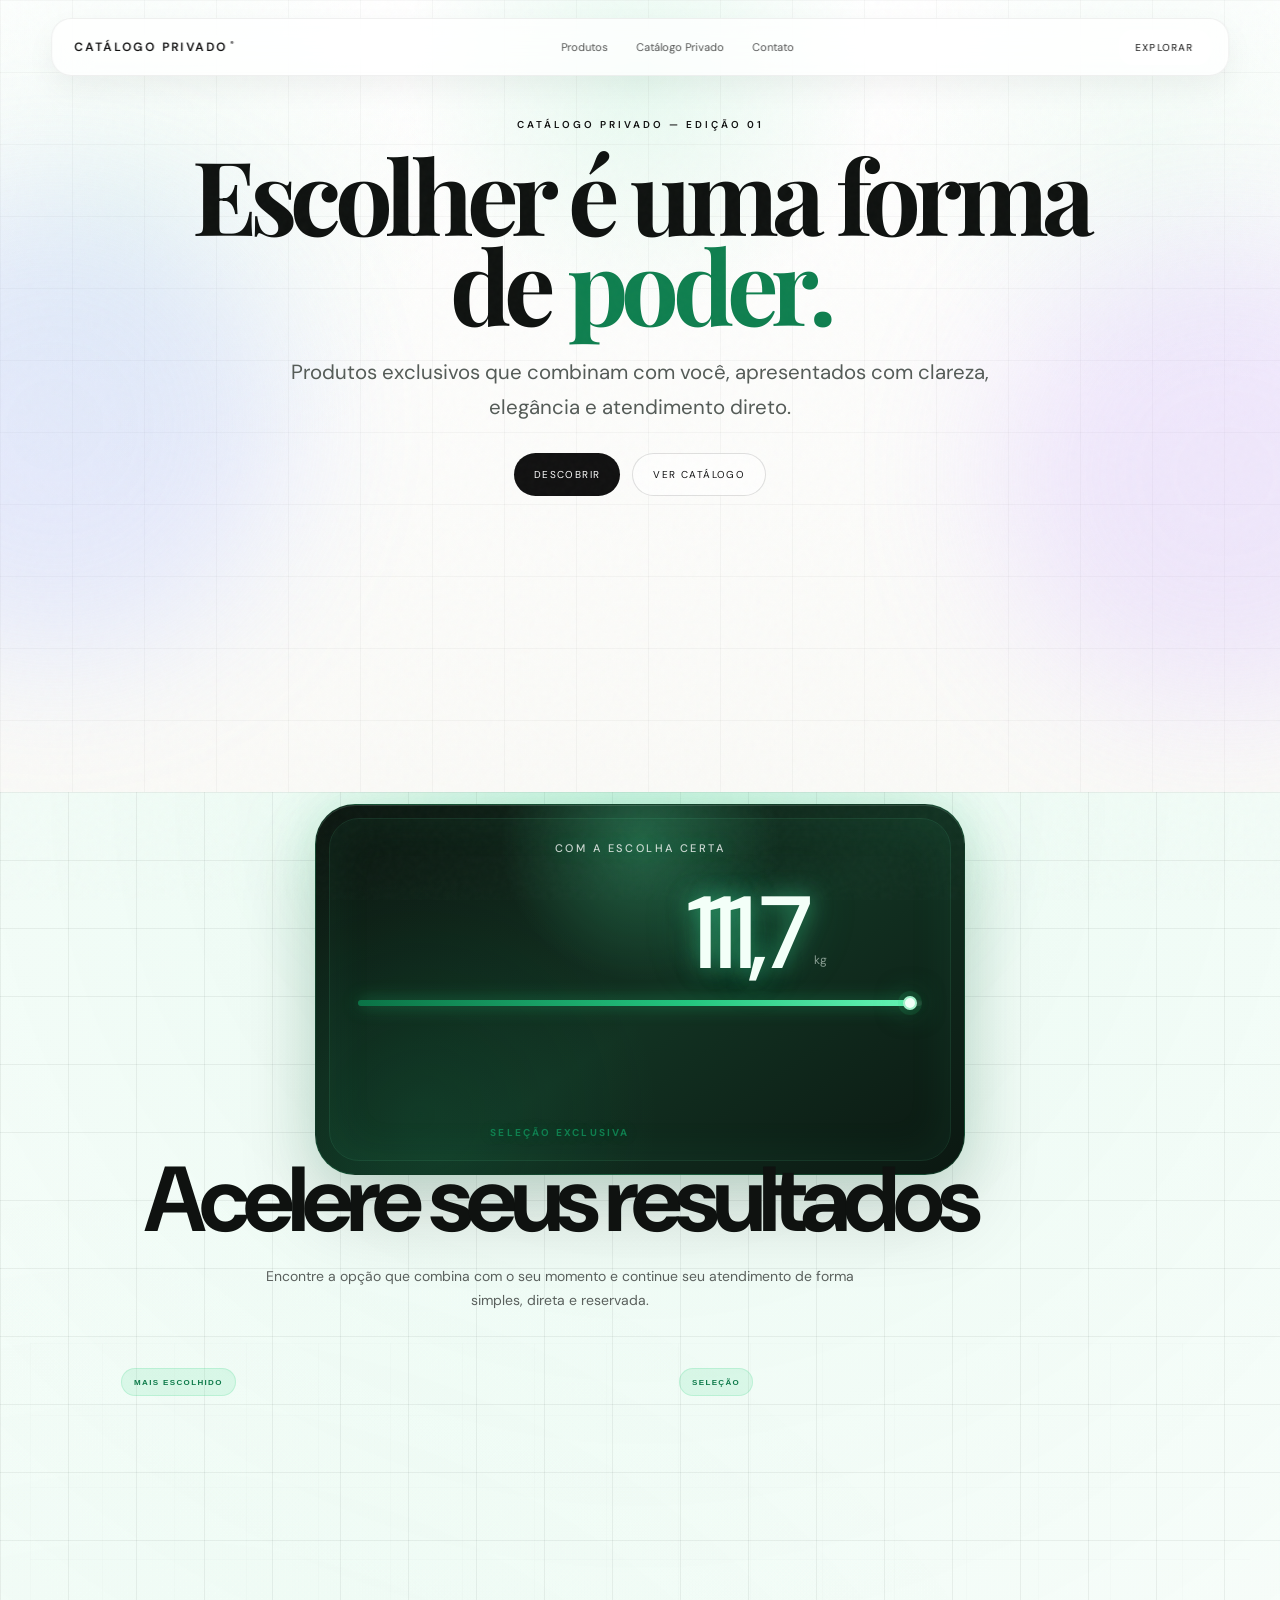
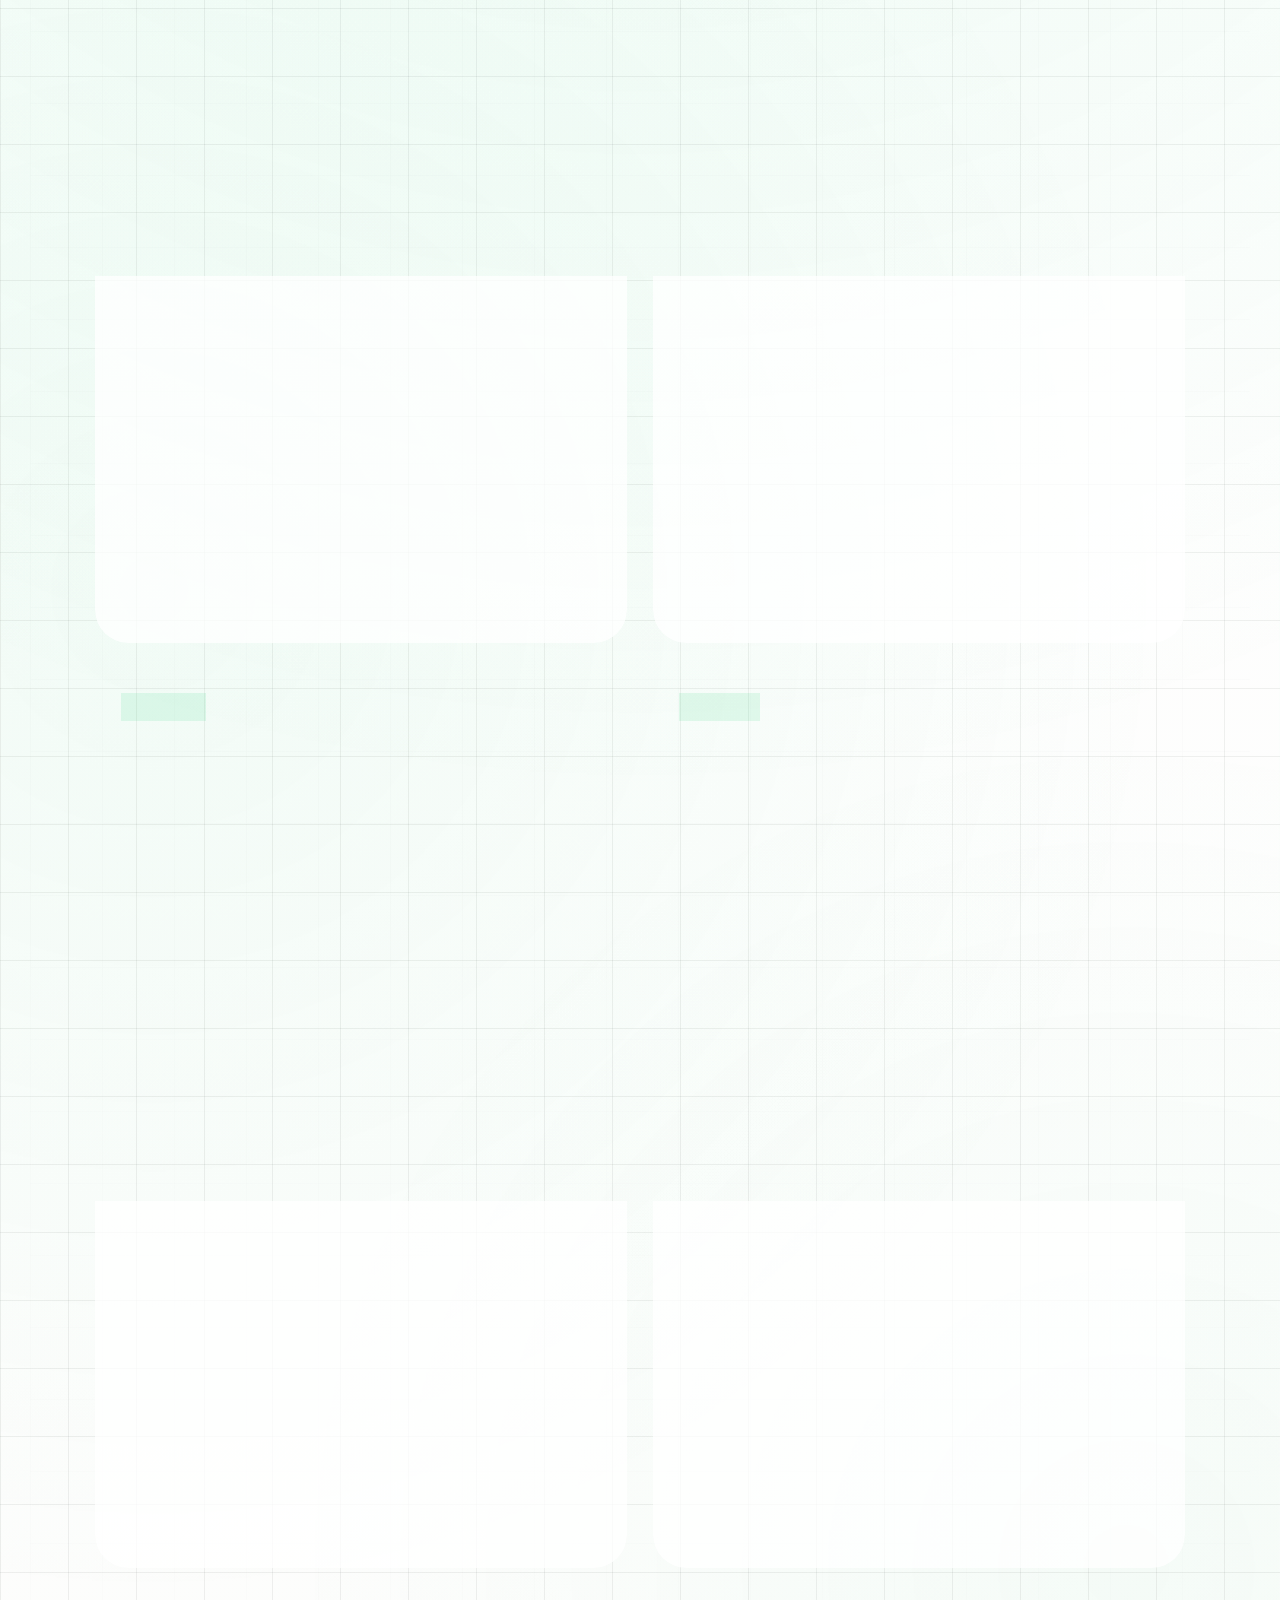
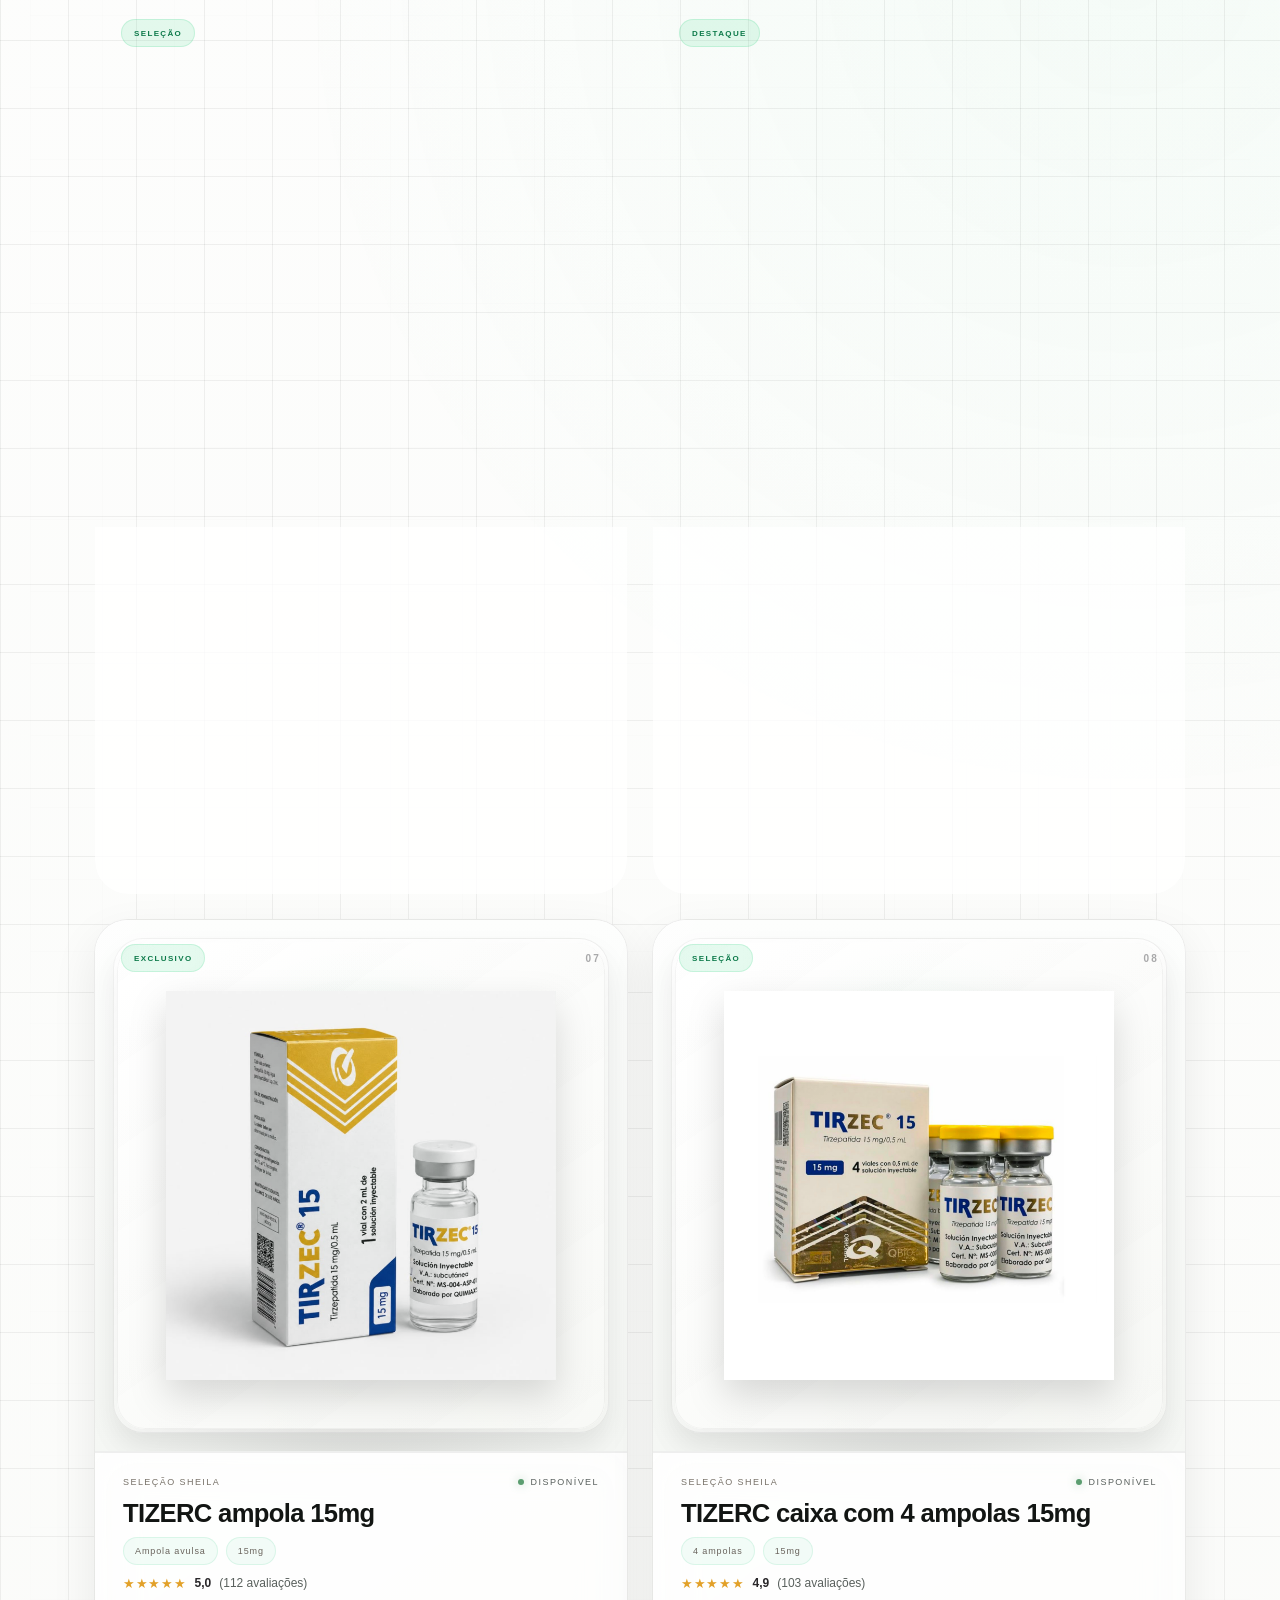
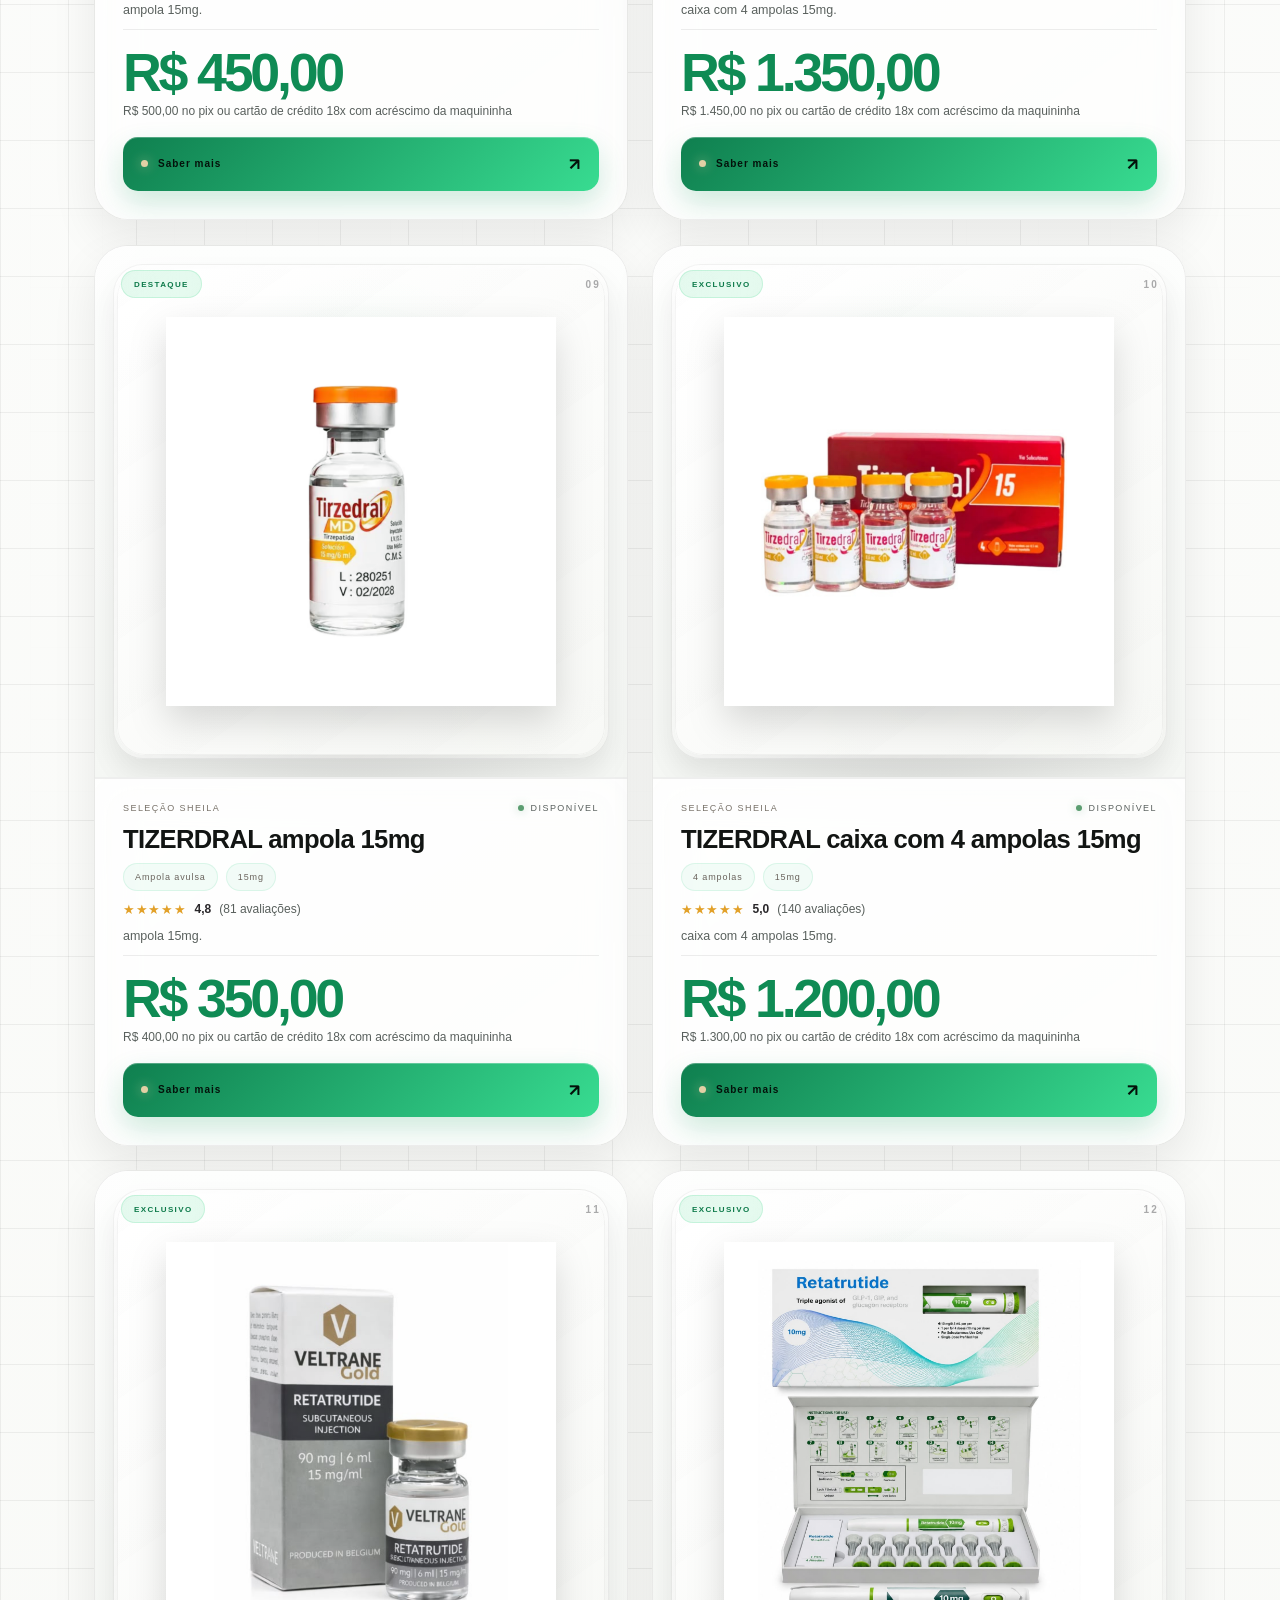
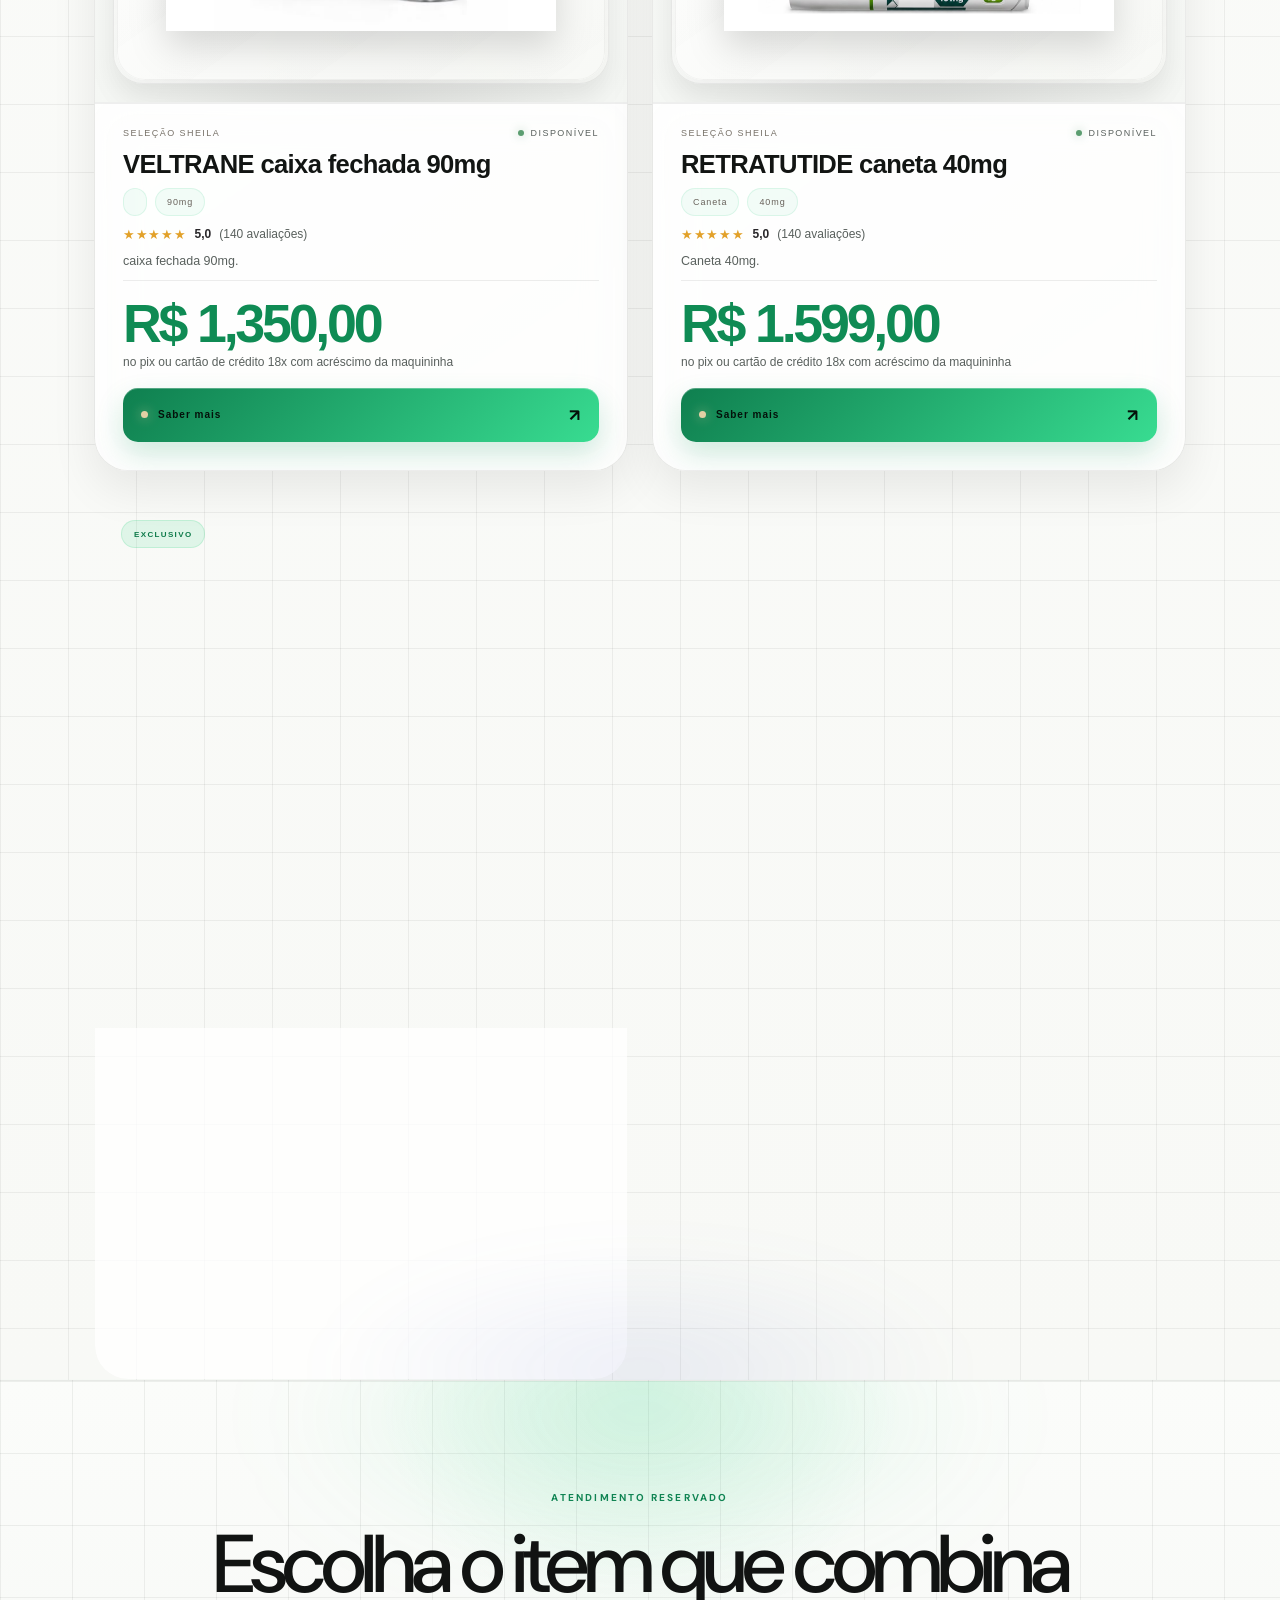
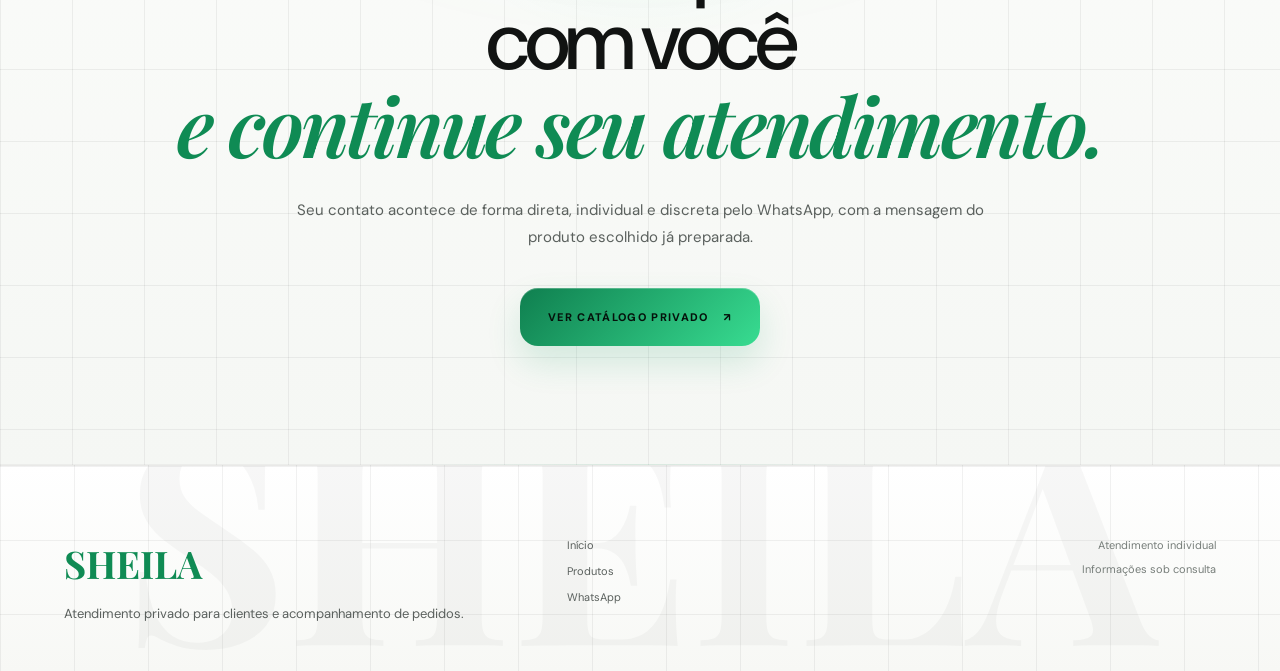
<file: index.html>
<!doctype html>
<html lang="pt-BR">
<head>
  <meta charset="utf-8">
  <meta name="viewport" content="width=device-width,initial-scale=1">
  <meta http-equiv="Cache-Control" content="no-cache, no-store, must-revalidate">
  <meta http-equiv="Pragma" content="no-cache">
  <meta http-equiv="Expires" content="0">
  <meta name="theme-color" content="#0a0a0c">
  <meta name="description" content="Catálogo premium com produtos e animações orientadas pela rolagem.">
  <title>Catálogo — Catálogo Premium</title>
  <link rel="preconnect" href="https://fonts.googleapis.com">
  <link rel="preconnect" href="https://fonts.gstatic.com" crossorigin>
  <link href="https://fonts.googleapis.com/css2?family=DM+Sans:wght@400;500;600&family=Playfair+Display:ital,wght@0,600;1,600&display=swap" rel="stylesheet">
  <link rel="stylesheet" href="style.css?v=36.0.0">
</head>
<body>
  <div class="noise" aria-hidden="true"></div>
  <div class="progress" aria-hidden="true"><span id="progressBar"></span></div>

  <header class="glass-nav">
    <a class="brand" href="#inicio">CATÁLOGO PRIVADO<span>®</span></a>
    <nav class="desktop-nav" aria-label="Navegação principal">
      <a href="#produtos">Produtos</a>
      <a href="#produtos">Catálogo Privado</a>
      <a href="#final">Contato</a>
    </nav>
    <a class="nav-cta" href="#produtos">Explorar</a>
  </header>

  <main>
    <section class="hero" id="inicio">
      <div class="hero-grid" aria-hidden="true"></div>
      <div class="hero-aura aura-left" aria-hidden="true"></div>
      <div class="hero-aura aura-right" aria-hidden="true"></div>

      <div class="hero-copy">
        <p class="eyebrow">CATÁLOGO PRIVADO — EDIÇÃO 01</p>
        <h1>Escolher é uma forma de <span>poder.</span></h1>
        <p class="hero-sub">Produtos exclusivos que combinam com você, apresentados com clareza, elegância e atendimento direto.</p>
        <div class="hero-actions">
          <a class="button button-dark" href="#produtos">Descobrir</a>
          <a class="button button-light" href="#produtos">Ver catálogo</a>
        </div>
      </div>
    </section>

    <section class="products-zone" id="produtos">
<div class="scale-section" aria-label="Balança digital ilustrativa">
      <div class="scale-section-glow" aria-hidden="true"></div>

      <div class="scale-stage">
        <div class="scale-shadow" aria-hidden="true"></div>

        <div class="scale">
          <div class="scale-copy">com a escolha certa</div>

          <div class="weight-line">
            <span id="weightNumber" class="weight-number">112,8</span>
            <span class="weight-unit">kg</span>
          </div>

          <div class="weight-progress" aria-hidden="true">
            <span id="weightFill"></span>
            <i id="weightMarker"></i>
          </div>
        </div>
      </div>
    </div>

<div class="catalog-intro">
      <span class="section-kicker">SELEÇÃO EXCLUSIVA</span>
      <h2>Acelere seus resultados</h2>
      <p>Encontre a opção que combina com o seu momento e continue seu atendimento de forma simples, direta e reservada.</p>
    </div>

    <div id="productList" class="product-list"></div>
    </section>
  </main>

  <script src="products.js?v=36.0.0"></script>
  <script src="script.js?v=36.0.0"></script>

  <section class="private-cta-section">
    <div class="private-cta-glow" aria-hidden="true"></div>

    <div class="private-cta-inner">
      <span class="private-cta-kicker">ATENDIMENTO RESERVADO</span>

      <h2>Escolha o item que combina com você<br><em>e continue seu atendimento.</em></h2>

      <p>Seu contato acontece de forma direta, individual e discreta pelo WhatsApp, com a mensagem do produto escolhido já preparada.</p>

      <a href="#produtos" class="private-cta-button">
        <span>Ver catálogo privado</span>
        <i aria-hidden="true">↗</i>
      </a>
    </div>
  </section>

<footer class="site-footer">
<div class="footer-watermark">SHEILA</div>
<div class="footer-inner">
<div class="footer-brand">
        <strong>SHEILA</strong>
        <p>Atendimento privado para clientes e acompanhamento de pedidos.</p>
      </div>
<div class="footer-links"><a href="#inicio">Início</a><a href="#produtos">Produtos</a><a href="#" data-general-whatsapp>WhatsApp</a></div>
<div class="footer-note"><span>Atendimento individual</span><span>Informações sob consulta</span></div>
</div>
</footer>
</body>
</html>
</file>
<file: style.css>
:root{
  --bg:#070708;
  --text:#f5f2ec;
  --muted:#99958f;
  --line:rgba(255,255,255,.08);
  --radius:36px;
}
*{box-sizing:border-box}
html{scroll-behavior:smooth;text-rendering:optimizeLegibility;-webkit-font-smoothing:antialiased}
body{margin:0;background:var(--bg);color:var(--text);font-family:"DM Sans",sans-serif;overflow-x:hidden}
a{color:inherit}
.noise{position:fixed;inset:0;z-index:80;pointer-events:none;opacity:.035;background-image:url("data:image/svg+xml,%3Csvg viewBox='0 0 180 180' xmlns='http://www.w3.org/2000/svg'%3E%3Cfilter id='n'%3E%3CfeTurbulence type='fractalNoise' baseFrequency='.84' numOctaves='4' stitchTiles='stitch'/%3E%3C/filter%3E%3Crect width='100%25' height='100%25' filter='url(%23n)' opacity='.75'/%3E%3C/svg%3E")}
.progress{position:fixed;top:0;left:0;right:0;height:2px;z-index:100;background:rgba(255,255,255,.08)}
.progress span{display:block;width:0;height:100%;background:#fff}
.glass-nav{position:fixed;top:18px;left:50%;transform:translateX(-50%);z-index:90;width:min(92%,1180px);height:58px;padding:0 18px 0 22px;display:flex;align-items:center;justify-content:space-between;border:1px solid rgba(255,255,255,.17);border-radius:20px;background:linear-gradient(180deg,rgba(255,255,255,.15),rgba(255,255,255,.055));backdrop-filter:blur(24px) saturate(150%);-webkit-backdrop-filter:blur(24px) saturate(150%);box-shadow:0 18px 44px rgba(0,0,0,.18),inset 0 1px 0 rgba(255,255,255,.18)}
.brand{text-decoration:none;font-size:12px;font-weight:600;letter-spacing:.2em}.brand span{font-size:7px;vertical-align:top;margin-left:3px}
.desktop-nav{display:flex;gap:28px}.desktop-nav a{text-decoration:none;font-size:11px;opacity:.72}
.nav-cta{text-decoration:none;padding:11px 16px;border-radius:14px;background:#fff;color:#111;font-size:10px;letter-spacing:.12em;text-transform:uppercase}
.hero{min-height:100vh;position:relative;overflow:hidden;padding:118px 5vw 36px;color:#111;background:radial-gradient(circle at 50% 7%,#fff 0,#f8f6f0 38%,#e5e2da 76%,#d4d0c6 100%)}
.hero-grid{position:absolute;inset:0;background-image:linear-gradient(rgba(0,0,0,.028) 1px,transparent 1px),linear-gradient(90deg,rgba(0,0,0,.028) 1px,transparent 1px);background-size:72px 72px;mask-image:linear-gradient(to bottom,rgba(0,0,0,.55),transparent 74%)}
.hero-aura{position:absolute;width:470px;height:470px;border-radius:50%;filter:blur(72px);opacity:.24}.aura-left{left:-180px;top:24%;background:#9fb1ff}.aura-right{right:-180px;top:30%;background:#c7a6ff}
.hero-copy{position:relative;z-index:3;text-align:center;display:flex;flex-direction:column;align-items:center}
.eyebrow{font-size:10px;letter-spacing:.3em;font-weight:600;margin:0 0 18px}.eyebrow.light{color:#8e8e95}
.hero h1,.section-heading h2,.premium-banner h2{font-family:"Playfair Display",serif;font-size:clamp(48px,7vw,108px);line-height:.92;letter-spacing:-.058em;margin:0}.hero h1 em,.section-heading h2 em{font-weight:600}
.hero-sub{max-width:590px;margin:25px 0 0;color:#59564f;line-height:1.7;font-size:14px}
.hero-actions{display:flex;gap:12px;margin-top:28px}
.button{display:inline-flex;align-items:center;justify-content:center;padding:14px 20px;border-radius:999px;text-decoration:none;font-size:10px;letter-spacing:.14em;text-transform:uppercase}.button-dark{background:#111;color:#fff}.button-light{background:rgba(255,255,255,.6);color:#111;border:1px solid rgba(0,0,0,.12);backdrop-filter:blur(12px)}
.scale-stage{position:relative;z-index:4;width:min(88vw,820px);height:285px;margin:18px auto 0}
.scale-shadow{position:absolute;left:50%;bottom:8px;width:62%;height:58px;transform:translateX(-50%);border-radius:50%;background:radial-gradient(ellipse,rgba(39,43,83,.25),transparent 70%);filter:blur(18px)}
.scale{position:absolute;left:50%;bottom:30px;width:min(70%,600px);aspect-ratio:1.75;transform:translateX(-50%);padding:28px 34px 26px;border-radius:32px;color:#fff;background:radial-gradient(circle at 50% 16%,rgba(100,121,255,.46),transparent 34%),linear-gradient(145deg,#080a14,#151a2c 58%,#090b12);border:1px solid rgba(255,255,255,.16);box-shadow:0 32px 72px rgba(38,42,87,.26),inset 0 1px 0 rgba(255,255,255,.18),inset 0 -22px 48px rgba(0,0,0,.22)}
.scale:before{content:"";position:absolute;inset:10px;border-radius:24px;border:1px solid rgba(255,255,255,.06)}
.scale-copy{position:relative;z-index:2;text-align:center;font-size:11px;font-weight:500;letter-spacing:.22em;text-transform:uppercase;color:rgba(255,255,255,.82)}
.weight-line{position:relative;z-index:2;display:flex;justify-content:center;align-items:flex-end;margin:40px 0 28px;line-height:.75;font-variant-numeric:tabular-nums}
.weight-number{min-width:5.1ch;text-align:right;font-size:clamp(66px,8vw,112px);font-weight:500;letter-spacing:-.075em;text-shadow:0 0 32px rgba(123,143,255,.24)}
.weight-unit{margin:0 0 7px 10px;font-size:12px;opacity:.52}
.weight-progress{position:relative;z-index:2;height:6px;border-radius:999px;background:rgba(255,255,255,.11)}
.weight-progress span{display:block;width:0;height:100%;border-radius:inherit;background:linear-gradient(90deg,#89a0ff,#be84ff);box-shadow:0 0 18px rgba(117,139,255,.55)}
.weight-progress i{position:absolute;left:0;top:50%;width:14px;height:14px;border-radius:50%;transform:translate(-50%,-50%);background:#fff;box-shadow:0 0 0 4px rgba(255,255,255,.09),0 0 18px rgba(118,139,255,.62)}
.trust-strip{min-height:68px;display:flex;align-items:center;justify-content:center;gap:36px;padding:16px 5vw;background:#111;border-top:1px solid var(--line);border-bottom:1px solid var(--line);overflow:auto hidden;scrollbar-width:none}.trust-strip::-webkit-scrollbar{display:none}.trust-strip span{flex:0 0 auto;font-size:9px;letter-spacing:.22em;color:rgba(255,255,255,.52)}
.experience{padding:82px 5vw 64px;background:radial-gradient(circle at 50% 0,rgba(96,106,185,.12),transparent 29%),#070708}
.section-heading{position:relative;z-index:2;max-width:980px;margin:0 auto;text-align:center;display:flex;flex-direction:column;align-items:center}.section-heading h2{font-size:clamp(48px,6.8vw,96px)}.section-heading>p:last-child{max-width:570px;margin:24px 0 0;color:var(--muted);line-height:1.75}
.feature-grid{max-width:1180px;margin:46px auto 0;display:grid;grid-template-columns:1.4fr 1fr;gap:18px}
.feature-card{min-height:330px;position:relative;overflow:hidden;padding:34px;border:1px solid rgba(255,255,255,.09);border-radius:34px;background:linear-gradient(145deg,rgba(255,255,255,.03),rgba(255,255,255,.008)),#0b0b0d;box-shadow:0 28px 80px rgba(0,0,0,.28),inset 0 1px 0 rgba(255,255,255,.04)}.feature-large{grid-row:span 2;min-height:678px}.card-number{font-size:9px;letter-spacing:.22em;color:#67676d}.feature-card h3{font-family:"Playfair Display",serif;font-size:44px;letter-spacing:-.04em;margin:18px 0 12px}.feature-card p{max-width:420px;color:#8f8f95;line-height:1.65}
.feature-lines{position:absolute;left:9%;right:9%;bottom:8%;height:50%;border-radius:26px;background:linear-gradient(135deg,rgba(95,125,255,.14),rgba(255,255,255,.02));overflow:hidden}.feature-lines:before,.feature-lines:after{content:"";position:absolute;left:-20%;right:-20%;bottom:23%;height:2px;background:linear-gradient(90deg,transparent,#7986ff,transparent);box-shadow:0 28px 0 rgba(121,134,255,.45),0 56px 0 rgba(121,134,255,.22);transform:rotate(-8deg)}.feature-lines:after{bottom:48%;transform:rotate(7deg);opacity:.55}
.feature-orb{position:absolute;width:250px;height:250px;border-radius:50%;right:-42px;bottom:-52px;background:radial-gradient(circle at 35% 30%,#dcdfff,#6c72c7 34%,#23243a 68%,#0b0b0c 100%);box-shadow:inset -28px -22px 45px rgba(0,0,0,.6),0 40px 70px rgba(71,77,180,.18)}
.feature-pack{position:absolute;left:50%;bottom:24px;width:145px;height:205px;transform:translateX(-50%) rotate(-8deg);border-radius:18px;background:linear-gradient(145deg,#f3f0e8,#bfc6bc);box-shadow:0 40px 60px rgba(0,0,0,.45)}
.premium-banner{max-width:1180px;min-height:500px;margin:0 auto 68px;padding:58px;position:relative;overflow:hidden;border:1px solid rgba(255,255,255,.09);border-radius:40px;background:radial-gradient(circle at 78% 30%,rgba(94,100,255,.34),transparent 30%),linear-gradient(145deg,#11121b,#08080b 68%);box-shadow:0 34px 100px rgba(0,0,0,.32)}.premium-banner>div:first-child{position:relative;z-index:3;max-width:760px}.premium-banner h2{font-size:clamp(46px,5vw,80px)}.premium-banner p:last-child{max-width:530px;color:#92929a;line-height:1.7}
.banner-glass{position:absolute;border-radius:38px;transform:rotate(18deg);border:1px solid rgba(255,255,255,.15);backdrop-filter:blur(16px)}.glass-one{width:300px;height:420px;right:6%;top:18%;background:linear-gradient(145deg,rgba(255,255,255,.16),rgba(255,255,255,.03))}.glass-two{width:220px;height:300px;right:18%;top:8%;background:linear-gradient(145deg,rgba(121,134,255,.25),rgba(255,255,255,.02))}
.catalog-intro{padding:72px 5vw 28px;background:#f3f1eb;color:#111}.dark-text>p:last-child{color:#66615b}.dark-text h2{font-size:clamp(48px,6vw,88px)}
.product-list{background:#f3f1eb;padding-bottom:36px}
.product{min-height:185vh;padding:0 5vw 22px;position:relative}.product-panel{position:sticky;top:84px;max-width:1180px;min-height:calc(100vh - 104px);margin:0 auto;padding:34px 42px;display:grid;grid-template-rows:minmax(0,1fr) auto;border:1px solid rgba(0,0,0,.07);border-radius:40px;background:radial-gradient(circle at 50% 26%,rgba(255,255,255,.98),rgba(255,255,255,.62) 35%,rgba(231,228,220,.92) 75%),linear-gradient(145deg,#f8f6f0,#dedbd3);color:#111;box-shadow:0 35px 95px rgba(38,34,28,.16),inset 0 1px 0 rgba(255,255,255,.95);overflow:hidden}.product-panel:after{content:"";position:absolute;left:50%;bottom:25%;width:46%;height:12%;transform:translateX(-50%);border-radius:50%;background:radial-gradient(ellipse,rgba(58,51,42,.15),transparent 68%);filter:blur(24px)}
.product-visual{position:relative;display:grid;place-items:center;height:58vh;min-height:400px;perspective:1100px}.product-glow{position:absolute;width:min(44vw,520px);aspect-ratio:1;border-radius:50%;filter:blur(25px);opacity:.4}.accent-green{background:radial-gradient(circle,rgba(93,142,106,.24),transparent 64%)}.accent-violet{background:radial-gradient(circle,rgba(97,73,157,.26),transparent 64%)}.accent-gold{background:radial-gradient(circle,rgba(197,157,62,.22),transparent 64%)}.accent-cyan{background:radial-gradient(circle,rgba(48,130,148,.24),transparent 64%)}
.product-ring{position:absolute;width:min(38vw,490px);aspect-ratio:1;border-radius:50%;border:1px solid rgba(0,0,0,.055);box-shadow:inset 0 0 50px rgba(255,255,255,.9),0 0 0 32px rgba(255,255,255,.12),0 0 0 64px rgba(255,255,255,.07);transform:rotateX(70deg)}
.product-image-wrap{position:relative;z-index:2;width:min(66%,500px);height:min(78%,500px);display:grid;place-items:center;transform-style:preserve-3d}.product-image{max-width:100%;max-height:100%;object-fit:contain;filter:drop-shadow(0 38px 34px rgba(0,0,0,.22))}.placeholder{width:250px;height:340px;padding:26px;display:flex;flex-direction:column;justify-content:flex-end;border-radius:24px;background:linear-gradient(145deg,#fff,#c7cec7);box-shadow:0 42px 64px rgba(58,51,42,.18);transform:rotateY(-14deg)}.placeholder strong{font-family:"Playfair Display",serif;font-size:48px;line-height:.86}.placeholder span{font-size:9px;letter-spacing:.16em;margin-top:12px}
.product-info{position:relative;z-index:3;width:min(100%,760px);margin:0 auto;padding:10px 0 6px}.product-index,.product-category{font-size:9px;letter-spacing:.21em;color:#777169}.product-title{font-family:"Playfair Display",serif;font-size:clamp(34px,4.7vw,62px);line-height:.92;letter-spacing:-.045em;margin:10px 0 12px}.rating-row{display:flex;align-items:center;gap:10px;margin-bottom:14px}.stars{color:#efa400;letter-spacing:.08em}.rating,.reviews{font-size:12px}.reviews{color:#777169}.price-row{display:flex;align-items:flex-end;gap:13px;flex-wrap:wrap}.price{font-family:"Playfair Display",serif;font-size:clamp(34px,4.2vw,54px);letter-spacing:-.045em}.old-price{font-size:14px;color:#9a958d;text-decoration:line-through;margin-bottom:7px}.installment{margin:7px 0 12px;color:#6f6961;font-size:13px}.description{max-width:620px;color:#6f6961;line-height:1.65;font-size:14px}.chips{display:flex;gap:9px;flex-wrap:wrap;margin-top:16px}.chip{padding:9px 12px;border-radius:999px;border:1px solid rgba(0,0,0,.08);background:rgba(255,255,255,.45);font-size:9px;letter-spacing:.12em;color:#6d675f}
.final{min-height:78vh;position:relative;display:grid;place-items:center;padding:86px 5vw;background:radial-gradient(circle at 50% 20%,rgba(87,99,175,.11),transparent 28%),#080808;overflow:hidden}.final-glow{position:absolute;width:720px;height:720px;border-radius:50%;background:radial-gradient(circle,rgba(255,255,255,.10),transparent 64%);filter:blur(30px)}.final-button{margin-top:28px}
:focus-visible{outline:2px solid #8aa0ff;outline-offset:4px}
@media(max-width:900px){.desktop-nav{display:none}.glass-nav{width:calc(100% - 24px)}.hero{min-height:94vh;padding:100px 22px 22px}.hero h1{font-size:47px}.hero-sub{max-width:340px}.scale-stage{height:225px}.scale{width:94%;bottom:18px;padding:21px 22px}.weight-line{margin:28px 0 22px}.weight-number{font-size:58px}.trust-strip{justify-content:flex-start;gap:24px;padding-inline:22px}.experience{padding:60px 20px 48px}.feature-grid{grid-template-columns:1fr;margin-top:38px}.feature-large{grid-row:auto;min-height:500px}.feature-card{min-height:290px}.premium-banner{margin:0 16px 46px;padding:34px 26px;min-height:450px;border-radius:28px}.banner-glass{opacity:.58}.catalog-intro{padding:56px 22px 24px}.product{min-height:165vh;padding:0 12px 18px}.product-panel{top:76px;min-height:calc(100vh - 90px);padding:20px;grid-template-rows:47vh auto;border-radius:28px}.product-visual{height:47vh;min-height:0}.product-image-wrap{width:min(74%,340px);height:min(82%,340px)}.placeholder{width:170px;height:235px;padding:18px}.placeholder strong{font-size:34px}.product-title{font-size:36px}.price{font-size:38px}.description{font-size:13px}}
@media(prefers-reduced-motion:reduce){html{scroll-behavior:auto}*,*:before,*:after{animation-duration:.01ms!important;animation-iteration-count:1!important;transition-duration:.01ms!important}}


/* ==========================================================
   V13 — CATÁLOGO PREMIUM EDITÁVEL
   ========================================================== */

.catalog-intro{
  padding-bottom:42px;
  background:
    radial-gradient(circle at 50% 0,rgba(113,127,255,.10),transparent 28%),
    #f1efe9;
}

.product-list{
  position:relative;
  display:grid;
  grid-template-columns:repeat(2,minmax(0,1fr));
  gap:24px;
  max-width:1220px;
  margin:0 auto;
  padding:0 5vw 110px;
  background:#f1efe9;
}

.product-list::before{
  content:"";
  position:absolute;
  inset:0;
  pointer-events:none;
  background:
    linear-gradient(rgba(30,31,37,.035) 1px,transparent 1px),
    linear-gradient(90deg,rgba(30,31,37,.035) 1px,transparent 1px);
  background-size:72px 72px;
  mask-image:linear-gradient(to bottom,rgba(0,0,0,.36),transparent 82%);
}

.catalog-card{
  --tilt-x:0deg;
  --tilt-y:0deg;
  --light-x:50%;
  --light-y:30%;
  position:relative;
  min-width:0;
  border:1px solid rgba(24,24,29,.08);
  border-radius:34px;
  overflow:hidden;
  background:
    radial-gradient(circle at var(--light-x) var(--light-y),rgba(255,255,255,.95),transparent 30%),
    linear-gradient(145deg,#fbfaf7,#e4e1d9);
  color:#121216;
  box-shadow:
    0 34px 84px rgba(42,39,33,.11),
    inset 0 1px 0 rgba(255,255,255,.95);
  opacity:0;
  transform:
    perspective(1200px)
    rotateY(var(--tilt-x))
    rotateX(var(--tilt-y))
    translateY(36px);
  transition:
    opacity .75s ease,
    transform .75s cubic-bezier(.2,.8,.2,1),
    box-shadow .35s ease,
    border-color .35s ease;
  isolation:isolate;
}

.catalog-card.is-visible{
  opacity:1;
  transform:
    perspective(1200px)
    rotateY(var(--tilt-x))
    rotateX(var(--tilt-y))
    translateY(0);
}

.catalog-card::after{
  content:"";
  position:absolute;
  inset:0;
  z-index:5;
  pointer-events:none;
  border-radius:inherit;
  background:linear-gradient(125deg,rgba(255,255,255,.42),transparent 22%,transparent 76%,rgba(255,255,255,.18));
  mix-blend-mode:soft-light;
}

@media(hover:hover){
  .catalog-card:hover{
    border-color:rgba(72,80,147,.18);
    box-shadow:
      0 44px 110px rgba(42,39,33,.18),
      inset 0 1px 0 rgba(255,255,255,.98);
  }
}

.catalog-card-media{
  position:relative;
  min-height:420px;
  display:grid;
  place-items:center;
  overflow:hidden;
  background:
    linear-gradient(180deg,rgba(255,255,255,.56),rgba(255,255,255,.15)),
    rgba(255,255,255,.28);
}

.catalog-card-media::before{
  content:"";
  position:absolute;
  inset:16px;
  border:1px solid rgba(255,255,255,.72);
  border-radius:24px;
  pointer-events:none;
}

.catalog-card-topline{
  position:absolute;
  top:26px;
  left:28px;
  right:28px;
  z-index:4;
  display:flex;
  align-items:center;
  justify-content:space-between;
}

.catalog-badge{
  display:inline-flex;
  align-items:center;
  min-height:28px;
  padding:0 12px;
  border:1px solid rgba(20,20,26,.08);
  border-radius:999px;
  background:rgba(255,255,255,.62);
  backdrop-filter:blur(14px);
  color:#5f5a54;
  font-size:8px;
  font-weight:600;
  letter-spacing:.17em;
}

.catalog-position{
  color:rgba(23,23,28,.36);
  font-size:10px;
  font-weight:600;
  letter-spacing:.22em;
}

.catalog-card-aura{
  position:absolute;
  width:390px;
  height:390px;
  border-radius:50%;
  filter:blur(30px);
  opacity:.42;
}

.accent-blue{background:radial-gradient(circle,rgba(84,112,255,.36),transparent 65%)}
.accent-violet{background:radial-gradient(circle,rgba(137,84,225,.32),transparent 65%)}
.accent-gold{background:radial-gradient(circle,rgba(214,168,62,.30),transparent 65%)}
.accent-cyan{background:radial-gradient(circle,rgba(41,161,188,.30),transparent 65%)}
.accent-rose{background:radial-gradient(circle,rgba(212,95,143,.28),transparent 65%)}
.accent-emerald{background:radial-gradient(circle,rgba(54,155,119,.28),transparent 65%)}

.catalog-product-image{
  position:relative;
  z-index:3;
  width:min(72%,420px);
  height:320px;
  display:grid;
  place-items:center;
  transition:transform .55s cubic-bezier(.2,.8,.2,1);
}

@media(hover:hover){
  .catalog-card:hover .catalog-product-image{
    transform:translateY(-8px) scale(1.025);
  }
}

.catalog-product-image img{
  max-width:100%;
  max-height:100%;
  object-fit:contain;
  filter:drop-shadow(0 34px 28px rgba(42,39,33,.23));
}

.catalog-placeholder{
  width:230px;
  min-height:270px;
  display:flex;
  flex-direction:column;
  align-items:center;
  justify-content:center;
  padding:28px;
  border:1px dashed rgba(31,31,37,.18);
  border-radius:26px;
  background:rgba(255,255,255,.42);
  text-align:center;
}

.catalog-placeholder strong{
  font-family:"Playfair Display",serif;
  font-size:32px;
  line-height:1;
  letter-spacing:-.035em;
}

.catalog-placeholder span{
  margin-top:22px;
  color:#7b756d;
  font-size:10px;
  letter-spacing:.13em;
  text-transform:uppercase;
}

.catalog-placeholder code{
  margin-top:8px;
  color:#55504a;
  font-size:10px;
}

.catalog-reflection{
  position:absolute;
  left:50%;
  bottom:42px;
  width:46%;
  height:48px;
  transform:translateX(-50%);
  border-radius:50%;
  background:radial-gradient(ellipse,rgba(42,39,33,.16),transparent 67%);
  filter:blur(14px);
}

.catalog-card-body{
  position:relative;
  z-index:3;
  padding:30px 32px 34px;
  border-top:1px solid rgba(28,28,34,.07);
  background:rgba(250,249,246,.80);
  backdrop-filter:blur(20px);
}

.catalog-meta-line{
  display:flex;
  align-items:center;
  justify-content:space-between;
  gap:16px;
  color:#777168;
  font-size:9px;
  letter-spacing:.16em;
  text-transform:uppercase;
}

.catalog-stock{
  display:inline-flex;
  align-items:center;
  gap:7px;
  color:#5c665e;
}

.catalog-stock i{
  width:6px;
  height:6px;
  border-radius:50%;
  background:#5b9d70;
  box-shadow:0 0 10px rgba(91,157,112,.48);
}

.catalog-card-body h3{
  margin:18px 0 12px;
  font-family:"Playfair Display",serif;
  font-size:clamp(34px,3.6vw,52px);
  line-height:.94;
  letter-spacing:-.045em;
}

.catalog-specs{
  display:flex;
  flex-wrap:wrap;
  gap:8px;
  margin-bottom:16px;
}

.catalog-specs span{
  padding:8px 11px;
  border:1px solid rgba(23,23,29,.08);
  border-radius:999px;
  background:rgba(255,255,255,.62);
  color:#69635c;
  font-size:9px;
  letter-spacing:.10em;
}

.catalog-rating{
  display:flex;
  align-items:center;
  gap:8px;
  margin-bottom:18px;
  color:#746e66;
  font-size:12px;
}

.catalog-rating .stars{
  color:#e2a129;
  font-size:13px;
  letter-spacing:.055em;
}

.catalog-rating strong{
  color:#29272a;
}

.catalog-description{
  min-height:48px;
  margin:0;
  color:#706a62;
  font-size:13px;
  line-height:1.65;
}

.catalog-price-block{
  display:flex;
  flex-direction:column;
  align-items:flex-start;
  margin-top:24px;
  padding-top:22px;
  border-top:1px solid rgba(23,23,29,.07);
}

.catalog-old-price{
  color:#9a948c;
  font-size:12px;
  text-decoration:line-through;
}

.catalog-price{
  margin-top:4px;
  font-family:"Playfair Display",serif;
  font-size:clamp(34px,4vw,50px);
  line-height:1;
  letter-spacing:-.045em;
}

.catalog-installment{
  margin-top:7px;
  color:#6f6961;
  font-size:12px;
}

.catalog-action{
  width:100%;
  min-height:50px;
  margin-top:24px;
  padding:0 18px;
  display:flex;
  align-items:center;
  justify-content:space-between;
  border:0;
  border-radius:16px;
  background:#111116;
  color:#fff;
  font:500 10px/1 "DM Sans",sans-serif;
  letter-spacing:.16em;
  text-transform:uppercase;
  cursor:pointer;
  transition:transform .25s ease,background .25s ease;
}

.catalog-action i{
  font-size:17px;
  font-style:normal;
  transition:transform .25s ease;
}

@media(hover:hover){
  .catalog-action:hover{
    transform:translateY(-2px);
    background:#22222a;
  }

  .catalog-action:hover i{
    transform:translate(3px,-3px);
  }
}

@media(max-width:880px){
  .product-list{
    grid-template-columns:1fr;
    gap:18px;
    padding:0 16px 74px;
  }

  .catalog-card{
    border-radius:28px;
  }

  .catalog-card-media{
    min-height:350px;
  }

  .catalog-product-image{
    height:260px;
  }

  .catalog-card-body{
    padding:26px 24px 28px;
  }

  .catalog-card-body h3{
    font-size:38px;
  }
}

@media(max-width:520px){
  .catalog-card-media{
    min-height:310px;
  }

  .catalog-product-image{
    width:82%;
    height:225px;
  }

  .catalog-placeholder{
    width:200px;
    min-height:220px;
  }

  .catalog-card-topline{
    top:20px;
    left:20px;
    right:20px;
  }

  .catalog-card-body{
    padding:24px 20px 24px;
  }
}


/* ==========================================================
   V14 — HERO + PARALLAX + CATÁLOGO
   ========================================================== */
.experience,.feature-strip,.banner-section,.trust-strip,.depth-transition,.finale{
  display:none!important;
}

.hero{
  min-height:94vh!important;
  padding-bottom:22px!important;
}

.hero-center{
  padding-top:7vh!important;
}

.simple-scale-stage{
  margin-top:6px!important;
  height:260px!important;
}

.simple-scale{
  bottom:22px!important;
}

.parallax-bridge{
  position:relative;
  height:210px;
  overflow:hidden;
  background:
    radial-gradient(circle at 50% 0,rgba(94,113,255,.18),transparent 42%),
    linear-gradient(180deg,#d9d5cb 0%,#111116 58%,#08080a 100%);
  border-top:1px solid rgba(255,255,255,.24);
  border-bottom:1px solid rgba(255,255,255,.05);
}

.parallax-line{
  position:absolute;
  left:5%;
  right:5%;
  top:54%;
  height:1px;
  background:linear-gradient(90deg,transparent,rgba(255,255,255,.26),transparent);
}

.parallax-word{
  position:absolute;
  z-index:2;
  font-family:"Playfair Display",serif;
  font-size:clamp(56px,10vw,142px);
  font-weight:600;
  letter-spacing:-.07em;
  color:rgba(255,255,255,.075);
  white-space:nowrap;
  will-change:transform;
}

.word-left{left:-3vw;top:18px}
.word-right{right:-4vw;bottom:-12px}

.parallax-orb{
  position:absolute;
  border-radius:50%;
  filter:blur(34px);
  will-change:transform;
}

.orb-one{
  width:230px;height:230px;left:10%;top:22px;
  background:rgba(98,116,255,.18);
}

.orb-two{
  width:190px;height:190px;right:14%;bottom:-28px;
  background:rgba(169,96,225,.15);
}

.catalog-intro{
  padding-top:68px!important;
  padding-bottom:34px!important;
  background:
    radial-gradient(circle at 50% 0,rgba(93,112,255,.12),transparent 30%),
    #f1efe9!important;
}

.product-list{
  padding-top:0!important;
  padding-bottom:90px!important;
}

.catalog-card{
  box-shadow:
    0 38px 100px rgba(39,35,29,.15),
    inset 0 1px 0 rgba(255,255,255,.98)!important;
}

.catalog-card-media{
  min-height:450px!important;
}

.catalog-card-media::after{
  content:"";
  position:absolute;
  inset:0;
  background:
    linear-gradient(120deg,rgba(255,255,255,.30),transparent 30%),
    radial-gradient(circle at 50% 115%,rgba(35,33,31,.10),transparent 34%);
  pointer-events:none;
}

.catalog-product-image{
  height:340px!important;
}

.catalog-card-body{
  padding:32px 34px 36px!important;
}

.catalog-card-body h3{
  font-size:clamp(38px,4vw,56px)!important;
}

.catalog-price{
  font-size:clamp(38px,4.4vw,54px)!important;
}

.catalog-action{
  min-height:54px!important;
  border-radius:18px!important;
}

.product-list::after{
  content:"";
  position:absolute;
  left:50%;
  bottom:0;
  width:680px;
  height:260px;
  transform:translateX(-50%);
  background:radial-gradient(ellipse,rgba(87,105,198,.10),transparent 68%);
  filter:blur(28px);
  pointer-events:none;
}

@media(max-width:880px){
  .hero{min-height:90vh!important}
  .parallax-bridge{height:150px}
  .parallax-word{font-size:54px}
  .catalog-intro{padding-top:54px!important}
  .catalog-card-media{min-height:360px!important}
  .catalog-product-image{height:270px!important}
}

:root{--g:#39d98a;--gd:#13945a}
.parallax-bridge,.experience,.feature-strip,.banner-section,.trust-strip,.depth-transition,.finale{display:none!important}
body{background:#060706;color:#f7f8f6}
.hero{min-height:100vh!important;background:linear-gradient(180deg,#fff 0%,#f2f4f1 66%,#090b09 66.2%,#060706 100%)!important;position:relative;overflow:hidden}
.hero-center{padding-top:12vh!important;position:relative;z-index:3}
.hero h1{color:#0a0c0a}.hero h1 span{color:var(--gd)}.hero-sub{color:#505650!important}
.simple-scale-stage{height:310px!important}.simple-scale{width:min(72%,620px)!important;bottom:-92px!important}
.simple-floor-shadow{bottom:-84px!important;background:radial-gradient(ellipse,rgba(57,217,138,.2),transparent 70%)!important}
.simple-scale-glass{border-color:rgba(57,217,138,.25)!important;background:radial-gradient(circle at 50% 14%,rgba(57,217,138,.25),transparent 36%),linear-gradient(145deg,#060806,#121612 58%,#070907)!important}
.simple-scale-glass .weight-track-fill{background:linear-gradient(90deg,var(--gd),var(--g))!important}.simple-scale-glass .weight-marker{box-shadow:0 0 20px rgba(57,217,138,.68)!important}
.brand-watermark{position:absolute;z-index:1;pointer-events:none;font-family:"Playfair Display",serif;font-size:clamp(90px,17vw,240px);font-weight:700;letter-spacing:-.07em;color:rgba(57,217,138,.045)}.hero-watermark{right:-4vw;top:18%}.catalog-watermark{position:fixed;left:-3vw;top:52%;color:rgba(57,217,138,.028)}
.catalog-intro{padding-top:130px!important;background:radial-gradient(circle at 50% 0,rgba(57,217,138,.1),transparent 30%),#070807!important;color:#fff!important}.catalog-intro h2{color:#fff!important}.catalog-intro .section-kicker{color:var(--g)!important}.catalog-intro p{color:rgba(255,255,255,.62)!important}
.product-list{background:#070807!important}.catalog-card{background:linear-gradient(145deg,#111411,#090b09)!important;color:#fff!important;border-color:rgba(57,217,138,.12)!important}.catalog-card-body{background:rgba(10,12,10,.88)!important}.catalog-card-body h3,.catalog-price{color:#fff!important}.catalog-price{color:var(--g)!important}.catalog-stock{color:var(--g)!important}
.catalog-action{text-decoration:none;background:linear-gradient(135deg,var(--gd),var(--g))!important;color:#041008!important;font-weight:700!important}
.site-footer{position:relative;overflow:hidden;padding:86px 5vw 38px;background:#030403;border-top:1px solid rgba(57,217,138,.13)}.footer-inner{position:relative;z-index:2;max-width:1220px;margin:auto;display:grid;grid-template-columns:1.3fr .7fr 1fr;gap:36px}.footer-brand strong{color:var(--g);font-family:"Playfair Display",serif;font-size:42px}.footer-links{display:flex;flex-direction:column;gap:12px}.footer-links a{color:rgba(255,255,255,.68);text-decoration:none}.footer-note{display:flex;flex-direction:column;align-items:flex-end;gap:10px;color:rgba(255,255,255,.34)}.footer-watermark{position:absolute;left:50%;bottom:-46px;transform:translateX(-50%);font-family:"Playfair Display",serif;font-size:clamp(110px,22vw,320px);font-weight:700;color:rgba(57,217,138,.035)}
@media(max-width:900px){.simple-scale{width:96%!important;bottom:-68px!important}.catalog-intro{padding-top:105px!important}.footer-inner{grid-template-columns:1fr}.footer-note{align-items:flex-start}}


/* ==========================================================
   V16 — LUXURY PALETTE / POSICIONAMENTO / SOM
   ========================================================== */
:root{
  --lux-black:#070907;
  --lux-ink:#111510;
  --lux-ivory:#f4f1e8;
  --lux-paper:#fbfaf6;
  --lux-emerald:#0f6b50;
  --lux-emerald-bright:#32c987;
  --lux-gold:#c6a86a;
  --lux-gold-soft:#e2d0a5;
}

/* remove watermarks from background */
.brand-watermark,
.hero-watermark,
.catalog-watermark{
  display:none!important;
}

/* carefully balanced luxury background */
.hero{
  min-height:100vh!important;
  overflow:hidden!important;
  background:
    linear-gradient(180deg,var(--lux-paper) 0%,var(--lux-ivory) 69%,var(--lux-black) 69.2%,var(--lux-black) 100%)!important;
}

.luxury-bg{
  position:absolute;
  inset:0;
  overflow:hidden;
  pointer-events:none;
}

.luxury-orb{
  position:absolute;
  border-radius:50%;
  filter:blur(76px);
  opacity:.42;
}

.luxury-orb-a{
  width:520px;
  height:520px;
  left:-160px;
  top:4%;
  background:radial-gradient(circle,rgba(15,107,80,.25),transparent 66%);
}

.luxury-orb-b{
  width:540px;
  height:540px;
  right:-190px;
  top:16%;
  background:radial-gradient(circle,rgba(198,168,106,.24),transparent 66%);
}

.luxury-lines{
  position:absolute;
  inset:0;
  background:
    linear-gradient(rgba(14,20,15,.026) 1px,transparent 1px),
    linear-gradient(90deg,rgba(14,20,15,.026) 1px,transparent 1px);
  background-size:76px 76px;
  mask-image:linear-gradient(to bottom,rgba(0,0,0,.72),transparent 72%);
}

.luxury-grain{
  position:absolute;
  inset:0;
  opacity:.22;
  background-image:
    radial-gradient(circle at 20% 30%,rgba(0,0,0,.10) 0 1px,transparent 1.4px),
    radial-gradient(circle at 70% 60%,rgba(255,255,255,.30) 0 1px,transparent 1.5px);
  background-size:17px 17px,23px 23px;
  mix-blend-mode:soft-light;
}

.hero-center{
  padding-top:11vh!important;
}

.hero h1{
  max-width:900px;
  margin-inline:auto;
  color:#111510!important;
  font-size:clamp(58px,8vw,118px)!important;
  line-height:.88!important;
  letter-spacing:-.065em!important;
}

.hero h1 span{
  color:var(--lux-emerald)!important;
}

.hero-sub{
  max-width:640px!important;
  margin-top:26px!important;
  color:#4f574f!important;
}

/* scale sits across the visual seam; mostly display visible */
.simple-scale-stage{
  height:300px!important;
  margin-top:14px!important;
  overflow:visible!important;
}

.simple-scale{
  width:min(64%,570px)!important;
  bottom:-136px!important;
}

.simple-floor-shadow{
  bottom:-126px!important;
  width:54%!important;
  background:radial-gradient(ellipse,rgba(15,107,80,.22),transparent 70%)!important;
}

.simple-scale-glass{
  border-radius:30px!important;
  border:1px solid rgba(198,168,106,.28)!important;
  background:
    radial-gradient(circle at 50% 13%,rgba(50,201,135,.20),transparent 34%),
    linear-gradient(145deg,#070a08,#111812 58%,#090c09)!important;
  box-shadow:
    0 48px 110px rgba(0,0,0,.48),
    0 0 50px rgba(15,107,80,.12),
    inset 0 1px 0 rgba(226,208,165,.18)!important;
}

.simple-scale-copy{
  color:var(--lux-gold-soft)!important;
  letter-spacing:.18em!important;
}

.simple-scale-glass .weight-number{
  color:#fff!important;
  text-shadow:0 0 32px rgba(50,201,135,.18)!important;
}

.simple-scale-glass .weight-track-fill{
  background:linear-gradient(90deg,var(--lux-emerald),var(--lux-emerald-bright))!important;
}

.simple-scale-glass .weight-marker{
  background:var(--lux-gold-soft)!important;
  box-shadow:
    0 0 0 4px rgba(198,168,106,.10),
    0 0 22px rgba(50,201,135,.55)!important;
}

/* catalog starts close to scale */
.catalog-intro{
  padding-top:176px!important;
  padding-bottom:42px!important;
  background:
    radial-gradient(circle at 50% 0,rgba(15,107,80,.18),transparent 30%),
    linear-gradient(180deg,#080b08,#060806)!important;
}

.catalog-intro .section-kicker{
  color:var(--lux-gold)!important;
}

.catalog-intro h2{
  color:#fff!important;
}

.catalog-intro p{
  color:rgba(255,255,255,.60)!important;
}

.product-list{
  background:
    radial-gradient(circle at 50% 0,rgba(15,107,80,.08),transparent 25%),
    #060806!important;
}

.catalog-card{
  background:
    radial-gradient(circle at var(--light-x) var(--light-y),rgba(50,201,135,.08),transparent 30%),
    linear-gradient(145deg,#111611,#090b09)!important;
  border-color:rgba(198,168,106,.13)!important;
}

.catalog-card:hover{
  border-color:rgba(198,168,106,.34)!important;
  box-shadow:
    0 46px 120px rgba(0,0,0,.52),
    0 0 52px rgba(15,107,80,.10),
    inset 0 1px 0 rgba(255,255,255,.05)!important;
}

.catalog-badge{
  color:var(--lux-gold-soft)!important;
  border-color:rgba(198,168,106,.18)!important;
  background:rgba(198,168,106,.07)!important;
}

.catalog-specs span{
  border-color:rgba(50,201,135,.13)!important;
  background:rgba(50,201,135,.055)!important;
}

.catalog-price{
  color:var(--lux-emerald-bright)!important;
}

.catalog-action{
  min-height:56px!important;
  border-radius:18px!important;
  background:
    linear-gradient(135deg,var(--lux-emerald),var(--lux-emerald-bright))!important;
  color:#03100a!important;
  box-shadow:
    0 16px 34px rgba(15,107,80,.22),
    inset 0 1px 0 rgba(255,255,255,.22)!important;
}

.catalog-action span::before{
  content:"";
  display:inline-block;
  width:7px;
  height:7px;
  margin-right:10px;
  border-radius:50%;
  background:var(--lux-gold-soft);
  box-shadow:0 0 12px rgba(226,208,165,.66);
}

.catalog-action:hover{
  transform:translateY(-3px)!important;
  background:
    linear-gradient(135deg,#14815f,#3ad996)!important;
}

/* sound control */
.sound-toggle{
  position:absolute;
  top:96px;
  right:5vw;
  z-index:10;
  display:flex;
  align-items:center;
  gap:9px;
  min-height:36px;
  padding:0 14px;
  border:1px solid rgba(17,21,16,.10);
  border-radius:999px;
  background:rgba(255,255,255,.58);
  color:#353a34;
  backdrop-filter:blur(14px);
  cursor:pointer;
  font:600 9px/1 "DM Sans",sans-serif;
  letter-spacing:.14em;
  text-transform:uppercase;
}

.sound-dot{
  width:7px;
  height:7px;
  border-radius:50%;
  background:var(--lux-emerald-bright);
  box-shadow:0 0 12px rgba(50,201,135,.64);
}

.sound-toggle.is-muted{
  opacity:.58;
}

.sound-toggle.is-muted .sound-dot{
  background:#8c918b;
  box-shadow:none;
}

/* footer refinement */
.site-footer{
  border-top-color:rgba(198,168,106,.14)!important;
}

.footer-brand strong{
  color:var(--lux-gold-soft)!important;
}

.footer-links a:hover{
  color:var(--lux-emerald-bright)!important;
}

@media(max-width:900px){
  .hero{
    background:
      linear-gradient(180deg,var(--lux-paper) 0%,var(--lux-ivory) 72%,var(--lux-black) 72.2%,var(--lux-black) 100%)!important;
  }

  .hero-center{
    padding-top:9vh!important;
  }

  .hero h1{
    font-size:clamp(52px,16vw,78px)!important;
  }

  .simple-scale-stage{
    height:250px!important;
  }

  .simple-scale{
    width:92%!important;
    bottom:-104px!important;
  }

  .catalog-intro{
    padding-top:142px!important;
  }

  .sound-toggle{
    top:82px;
    right:16px;
  }
}


/* ==========================================================
   V17 FINAL — INTEGRAÇÃO HERO / BALANÇA / PRODUTOS
   ========================================================== */

:root{
  --lux-black:#050705;
  --lux-ink:#101410;
  --lux-paper:#fcfbf7;
  --lux-ivory:#f3f1e9;
  --lux-green-deep:#0d5c43;
  --lux-green:#169b68;
  --lux-green-bright:#43e59f;
  --lux-green-soft:#a8f0cf;
  --lux-gold:#c9aa69;
}

/* navbar */
.navbar,
.topbar,
.site-header{
  min-height:72px!important;
  background:rgba(255,255,255,.78)!important;
  backdrop-filter:blur(18px)!important;
  -webkit-backdrop-filter:blur(18px)!important;
  border-bottom:1px solid rgba(13,92,67,.10)!important;
  box-shadow:0 10px 34px rgba(13,92,67,.06)!important;
}

.navbar .brand,
.navbar-logo,
.logo{
  letter-spacing:.18em!important;
}

/* more brightness and polish */
body{
  background:
    radial-gradient(circle at 50% 0,rgba(67,229,159,.06),transparent 26%),
    var(--lux-black)!important;
}

.hero{
  min-height:92vh!important;
  background:
    radial-gradient(circle at 50% 8%,rgba(67,229,159,.18),transparent 24%),
    radial-gradient(circle at 14% 28%,rgba(201,170,105,.16),transparent 26%),
    linear-gradient(180deg,var(--lux-paper) 0%,var(--lux-ivory) 71%,var(--lux-black) 71.2%,var(--lux-black) 100%)!important;
}

.hero-center{
  padding-top:10vh!important;
}

.hero h1{
  max-width:920px!important;
  color:#0c0f0d!important;
  text-shadow:0 1px 0 rgba(255,255,255,.75)!important;
}

.hero h1 span{
  color:var(--lux-green-deep)!important;
}

.hero-sub{
  max-width:700px!important;
  color:#454d46!important;
  font-size:clamp(16px,1.6vw,21px)!important;
}

/* green scale */
.simple-scale-stage{
  height:250px!important;
  margin-top:6px!important;
}

.simple-scale{
  width:min(62%,560px)!important;
  bottom:-82px!important;
}

.simple-floor-shadow{
  bottom:-76px!important;
  width:52%!important;
  background:radial-gradient(ellipse,rgba(67,229,159,.22),transparent 70%)!important;
}

.simple-scale-glass{
  border:1px solid rgba(168,240,207,.32)!important;
  background:
    radial-gradient(circle at 50% 16%,rgba(67,229,159,.34),transparent 33%),
    linear-gradient(145deg,#07110b,#0b2116 50%,#07120c 100%)!important;
  box-shadow:
    0 42px 96px rgba(0,0,0,.44),
    0 0 54px rgba(67,229,159,.18),
    inset 0 1px 0 rgba(168,240,207,.22),
    inset 0 -18px 40px rgba(0,0,0,.24)!important;
}

.simple-scale-copy{
  color:var(--lux-green-soft)!important;
}

.simple-scale-glass .weight-number{
  color:#ecfff6!important;
  text-shadow:
    0 0 18px rgba(67,229,159,.34),
    0 0 38px rgba(67,229,159,.20)!important;
}

.simple-scale-glass .weight-unit{
  color:rgba(236,255,246,.68)!important;
}

.simple-scale-glass .weight-track{
  background:rgba(168,240,207,.13)!important;
}

.simple-scale-glass .weight-track-fill{
  background:linear-gradient(90deg,var(--lux-green-deep),var(--lux-green-bright))!important;
  box-shadow:0 0 20px rgba(67,229,159,.54)!important;
}

.simple-scale-glass .weight-marker{
  background:#eafff4!important;
  box-shadow:
    0 0 0 4px rgba(67,229,159,.12),
    0 0 24px rgba(67,229,159,.78)!important;
}

/* products start immediately */
.catalog-intro{
  padding-top:118px!important;
  padding-bottom:28px!important;
  background:
    radial-gradient(circle at 50% 0,rgba(67,229,159,.16),transparent 28%),
    linear-gradient(180deg,#060806,#050705)!important;
}

.catalog-intro .section-kicker{
  color:var(--lux-green-bright)!important;
  text-shadow:0 0 16px rgba(67,229,159,.22)!important;
}

.catalog-intro h2{
  color:#fff!important;
  text-shadow:0 1px 0 rgba(255,255,255,.03)!important;
}

.product-list{
  padding-top:0!important;
  background:
    radial-gradient(circle at 50% 0,rgba(67,229,159,.07),transparent 24%),
    linear-gradient(180deg,#050705,#030403)!important;
}

/* brighter product cards */
.catalog-card{
  background:
    radial-gradient(circle at var(--light-x) var(--light-y),rgba(67,229,159,.12),transparent 28%),
    linear-gradient(145deg,#121812,#080b08)!important;
  border-color:rgba(168,240,207,.15)!important;
  box-shadow:
    0 40px 110px rgba(0,0,0,.48),
    0 0 36px rgba(67,229,159,.035),
    inset 0 1px 0 rgba(255,255,255,.045)!important;
}

.catalog-card:hover{
  border-color:rgba(67,229,159,.38)!important;
  box-shadow:
    0 48px 128px rgba(0,0,0,.56),
    0 0 62px rgba(67,229,159,.10),
    inset 0 1px 0 rgba(255,255,255,.06)!important;
}

.catalog-card-media{
  background:
    radial-gradient(circle at 50% 45%,rgba(67,229,159,.09),transparent 34%),
    linear-gradient(180deg,#0d120d,#080b08)!important;
}

.catalog-price{
  color:var(--lux-green-bright)!important;
  text-shadow:0 0 18px rgba(67,229,159,.12)!important;
}

.catalog-action{
  background:
    linear-gradient(135deg,var(--lux-green-deep),var(--lux-green-bright))!important;
  box-shadow:
    0 18px 38px rgba(22,155,104,.30),
    0 0 24px rgba(67,229,159,.10),
    inset 0 1px 0 rgba(255,255,255,.24)!important;
}

/* footer keeps desktop composition on mobile */
.site-footer{
  padding:72px 5vw 34px!important;
}

.footer-inner{
  grid-template-columns:1.3fr .7fr 1fr!important;
  gap:28px!important;
}

.footer-brand strong{
  font-size:38px!important;
}

.footer-brand p,
.footer-links a,
.footer-note{
  font-size:11px!important;
}

@media(max-width:900px){
  .hero{
    min-height:88vh!important;
    background:
      radial-gradient(circle at 50% 8%,rgba(67,229,159,.16),transparent 22%),
      linear-gradient(180deg,var(--lux-paper) 0%,var(--lux-ivory) 73%,var(--lux-black) 73.2%,var(--lux-black) 100%)!important;
  }

  .hero-center{
    padding-top:8vh!important;
  }

  .hero h1{
    font-size:clamp(48px,15vw,74px)!important;
  }

  .hero-sub{
    font-size:15px!important;
    max-width:92%!important;
  }

  .simple-scale-stage{
    height:218px!important;
  }

  .simple-scale{
    width:94%!important;
    bottom:-66px!important;
  }

  .catalog-intro{
    padding-top:92px!important;
    padding-bottom:22px!important;
  }

  .footer-inner{
    grid-template-columns:1.3fr .7fr 1fr!important;
    gap:14px!important;
    align-items:start!important;
  }

  .footer-brand strong{
    font-size:26px!important;
  }

  .footer-brand p{
    max-width:180px!important;
    font-size:9px!important;
    line-height:1.45!important;
  }

  .footer-links{
    gap:8px!important;
  }

  .footer-links a,
  .footer-note{
    font-size:8px!important;
  }

  .footer-note{
    align-items:flex-end!important;
  }

  .site-footer{
    padding:54px 16px 28px!important;
  }
}

@media(max-width:520px){
  .navbar,
  .topbar,
  .site-header{
    min-height:68px!important;
  }

  .footer-inner{
    gap:10px!important;
  }

  .footer-brand p{
    max-width:135px!important;
  }

  .footer-note{
    letter-spacing:.07em!important;
  }
}


/* ==========================================================
   V18 — GREEN SCALE / CENTERED DIVIDER / TYPOGRAPHY REFINED
   ========================================================== */

/* Eliminate remaining purple/blue tones from scale */
.simple-scale-glass{
  background:
    radial-gradient(circle at 50% 12%,rgba(68,237,164,.34),transparent 34%),
    radial-gradient(circle at 20% 85%,rgba(18,143,96,.18),transparent 38%),
    linear-gradient(145deg,#06140c 0%,#0a2a1a 50%,#07140d 100%)!important;
  border-color:rgba(139,247,197,.34)!important;
  box-shadow:
    0 42px 96px rgba(0,0,0,.46),
    0 0 58px rgba(62,229,155,.22),
    inset 0 1px 0 rgba(203,255,229,.22),
    inset 0 -18px 42px rgba(0,0,0,.26)!important;
}

.simple-scale-glass::before{
  border-color:rgba(121,235,184,.10)!important;
  box-shadow:
    inset 0 0 34px rgba(55,215,145,.05)!important;
}

.simple-scale-copy{
  color:#b6f4d5!important;
  text-shadow:0 0 14px rgba(67,229,159,.18)!important;
}

.simple-scale-glass .weight-number{
  color:#effff7!important;
  text-shadow:
    0 0 18px rgba(58,223,150,.38),
    0 0 40px rgba(58,223,150,.20)!important;
}

.simple-scale-glass .weight-unit{
  color:rgba(225,255,240,.68)!important;
}

.simple-scale-glass .weight-track{
  background:rgba(94,219,157,.13)!important;
  overflow:visible!important;
}

.simple-scale-glass .weight-track-fill{
  position:absolute!important;
  top:0!important;
  right:0!important;
  left:auto!important;
  background:
    linear-gradient(90deg,#0d7a50 0%,#21b978 46%,#56e7a7 100%)!important;
  box-shadow:
    0 0 18px rgba(67,229,159,.48)!important;
}

.simple-scale-glass .weight-marker{
  right:0;
  left:auto!important;
  background:#eafff3!important;
  box-shadow:
    0 0 0 4px rgba(65,226,157,.11),
    0 0 24px rgba(65,226,157,.76)!important;
}

/* Place scale exactly across section boundary */
.hero{
  min-height:90vh!important;
}

.simple-scale-stage{
  height:230px!important;
  margin-top:0!important;
}

.simple-scale{
  top:50%!important;
  bottom:auto!important;
  transform:translate(-50%,50%)!important;
}

.simple-floor-shadow{
  top:50%!important;
  bottom:auto!important;
  transform:translate(-50%,115%)!important;
}

.catalog-intro{
  padding-top:132px!important;
}

/* Refined catalog intro typography */
.catalog-intro h2{
  max-width:920px;
  margin-inline:auto;
  font-family:"DM Sans",sans-serif!important;
  font-size:clamp(44px,6vw,82px)!important;
  font-weight:500!important;
  line-height:.96!important;
  letter-spacing:-.055em!important;
  color:#f8fbf9!important;
}

.catalog-intro h2 em{
  font-family:"Playfair Display",serif!important;
  font-weight:600!important;
  font-style:italic!important;
  color:#8ee4b9!important;
  letter-spacing:-.04em!important;
}

.catalog-intro p{
  max-width:660px!important;
  margin:24px auto 0!important;
  font-size:15px!important;
  line-height:1.7!important;
  color:rgba(255,255,255,.58)!important;
}

.catalog-intro .section-kicker{
  color:#49e39c!important;
}

/* Button text styling */
.catalog-action{
  text-transform:uppercase!important;
  letter-spacing:.14em!important;
}

@media(max-width:900px){
  .hero{
    min-height:86vh!important;
  }

  .simple-scale-stage{
    height:205px!important;
  }

  .simple-scale{
    width:92%!important;
    top:50%!important;
    bottom:auto!important;
    transform:translate(-50%,46%)!important;
  }

  .simple-floor-shadow{
    top:50%!important;
    transform:translate(-50%,100%)!important;
  }

  .catalog-intro{
    padding-top:112px!important;
  }

  .catalog-intro h2{
    font-size:clamp(38px,11vw,60px)!important;
  }

  .catalog-intro p{
    max-width:88%!important;
    font-size:14px!important;
  }
}


/* ==========================================================
   V19 — CORTE LIMPO BRANCO/PRETO + BALANÇA VERDE
   ========================================================== */

/* O fundo claro termina de forma limpa; nada de faixa cinza. */
.hero{
  min-height:88vh!important;
  overflow:visible!important;
  background:
    radial-gradient(circle at 50% 8%,rgba(78,232,163,.13),transparent 23%),
    linear-gradient(
      180deg,
      #ffffff 0%,
      #f7f6f1 74.8%,
      #050705 74.85%,
      #050705 100%
    )!important;
}

/* Remove qualquer camada antiga que criava cinza na divisão. */
.hero::after{
  display:none!important;
}

.luxury-bg{
  bottom:25.2%!important;
  overflow:hidden!important;
}

.luxury-bg::after{
  content:"";
  position:absolute;
  left:0;
  right:0;
  bottom:0;
  height:1px;
  background:rgba(255,255,255,.92);
}

/* A seção de produtos já começa preta com luz verde. */
.catalog-intro{
  position:relative;
  margin-top:0!important;
  padding-top:124px!important;
  background:
    radial-gradient(circle at 50% 0,rgba(55,226,153,.20),transparent 30%),
    radial-gradient(circle at 18% 14%,rgba(20,139,94,.11),transparent 22%),
    linear-gradient(180deg,#050705 0%,#040604 100%)!important;
}

.catalog-intro::before{
  content:"";
  position:absolute;
  left:0;
  right:0;
  top:0;
  height:120px;
  pointer-events:none;
  background:
    radial-gradient(ellipse at 50% 0,rgba(58,232,158,.22),transparent 68%);
  filter:blur(18px);
}

/* Balança exatamente no corte branco/preto. */
.simple-scale-stage{
  height:220px!important;
  margin-top:0!important;
  overflow:visible!important;
}

.simple-scale{
  top:auto!important;
  bottom:-104px!important;
  transform:translateX(-50%)!important;
  width:min(64%,570px)!important;
}

.simple-floor-shadow{
  top:auto!important;
  bottom:-112px!important;
  transform:translateX(-50%)!important;
  width:56%!important;
  height:70px!important;
  background:
    radial-gradient(ellipse,rgba(55,226,153,.28),transparent 70%)!important;
  filter:blur(22px)!important;
}

/* Sem roxo: vidro, blur, borda, barra e luzes só em verdes. */
.simple-scale-glass{
  border:1px solid rgba(137,247,195,.34)!important;
  background:
    radial-gradient(circle at 50% 10%,rgba(85,246,177,.34),transparent 34%),
    radial-gradient(circle at 16% 90%,rgba(18,137,92,.18),transparent 36%),
    linear-gradient(145deg,#05150c 0%,#092719 52%,#06140d 100%)!important;
  box-shadow:
    0 42px 102px rgba(0,0,0,.52),
    0 0 62px rgba(55,226,153,.25),
    inset 0 1px 0 rgba(210,255,233,.22),
    inset 0 -22px 48px rgba(0,0,0,.26)!important;
}

.simple-scale-glass::before{
  border-color:rgba(110,238,181,.12)!important;
  box-shadow:
    inset 0 0 38px rgba(55,226,153,.06)!important;
}

.simple-scale-copy{
  color:#baf7d8!important;
  text-shadow:0 0 16px rgba(55,226,153,.26)!important;
}

.simple-scale-glass .weight-number{
  color:#effff7!important;
  text-shadow:
    0 0 20px rgba(55,226,153,.42),
    0 0 44px rgba(55,226,153,.22)!important;
}

.simple-scale-glass .weight-unit{
  color:rgba(226,255,240,.70)!important;
}

/* A barra nasce à direita e cresce para a esquerda. */
.simple-scale-glass .weight-track{
  position:relative!important;
  overflow:visible!important;
  background:rgba(84,211,149,.14)!important;
}

.simple-scale-glass .weight-track-fill{
  --weight-progress:0%;
  position:absolute!important;
  top:0!important;
  right:0!important;
  left:auto!important;
  width:var(--weight-progress)!important;
  height:100%!important;
  transform-origin:right center!important;
  border-radius:999px!important;
  background:
    linear-gradient(90deg,#4ce3a0 0%,#22b878 52%,#0b7048 100%)!important;
  box-shadow:
    0 0 18px rgba(55,226,153,.52)!important;
}

.simple-scale-glass .weight-marker{
  --weight-progress:0%;
  position:absolute!important;
  top:50%!important;
  right:var(--weight-progress)!important;
  left:auto!important;
  transform:translate(50%,-50%)!important;
  background:#effff7!important;
  box-shadow:
    0 0 0 4px rgba(55,226,153,.12),
    0 0 26px rgba(55,226,153,.82)!important;
}

/* Mobile: mantém o mesmo corte limpo e a integração. */
@media(max-width:900px){
  .hero{
    min-height:84vh!important;
    background:
      radial-gradient(circle at 50% 8%,rgba(78,232,163,.12),transparent 22%),
      linear-gradient(
        180deg,
        #ffffff 0%,
        #f7f6f1 76.8%,
        #050705 76.85%,
        #050705 100%
      )!important;
  }

  .luxury-bg{
    bottom:23.2%!important;
  }

  .simple-scale-stage{
    height:196px!important;
  }

  .simple-scale{
    width:92%!important;
    bottom:-92px!important;
  }

  .simple-floor-shadow{
    bottom:-99px!important;
    width:78%!important;
  }

  .catalog-intro{
    padding-top:112px!important;
  }
}


/* ==========================================================
   V20 — BALANÇA 100% VERDE + LINHA RECUANDO
   ========================================================== */
.simple-scale-glass{
  background:
    radial-gradient(circle at 50% 12%,rgba(95,255,184,.38),transparent 31%),
    radial-gradient(circle at 18% 88%,rgba(19,159,101,.24),transparent 38%),
    radial-gradient(circle at 82% 82%,rgba(7,94,57,.22),transparent 36%),
    linear-gradient(145deg,#04170d 0%,#073a23 48%,#052116 100%)!important;
  border:1px solid rgba(143,255,205,.42)!important;
  box-shadow:
    0 44px 108px rgba(0,0,0,.52),
    0 0 72px rgba(55,226,153,.30),
    inset 0 1px 0 rgba(220,255,237,.25),
    inset 0 -24px 52px rgba(0,0,0,.28)!important;
}
.simple-scale-glass::before{
  border-color:rgba(116,246,187,.15)!important;
  box-shadow:inset 0 0 42px rgba(62,235,162,.08)!important;
}
.simple-scale-copy{
  color:#c9ffe3!important;
  text-shadow:0 0 14px rgba(55,226,153,.35),0 0 28px rgba(55,226,153,.16)!important;
}
.simple-scale-glass .weight-number{
  color:#f0fff7!important;
  text-shadow:0 0 20px rgba(62,235,162,.46),0 0 48px rgba(62,235,162,.24)!important;
}
.simple-scale-glass .weight-unit{color:rgba(229,255,241,.74)!important}
.simple-scale-glass .weight-track{
  position:relative!important;
  overflow:visible!important;
  background:rgba(98,224,165,.15)!important;
  box-shadow:inset 0 1px 2px rgba(0,0,0,.28)!important;
}
.simple-scale-glass .weight-track-fill{
  position:absolute!important;
  top:0!important;
  left:0!important;
  right:auto!important;
  width:100%;
  height:100%!important;
  border-radius:999px!important;
  background:linear-gradient(90deg,#0a6a40 0%,#20b976 48%,#59eead 100%)!important;
  box-shadow:0 0 18px rgba(55,226,153,.56),0 0 34px rgba(55,226,153,.20)!important;
  transition:width .08s linear!important;
}
.simple-scale-glass .weight-marker{
  position:absolute!important;
  top:50%!important;
  left:100%;
  right:auto!important;
  transform:translate(-50%,-50%)!important;
  background:#effff7!important;
  border:2px solid rgba(87,239,173,.48)!important;
  box-shadow:0 0 0 5px rgba(55,226,153,.12),0 0 28px rgba(55,226,153,.88)!important;
  transition:left .08s linear!important;
}
.simple-floor-shadow{
  background:radial-gradient(ellipse,rgba(55,226,153,.34),transparent 68%)!important;
  filter:blur(24px)!important;
}


/* ==========================================================
   V21 — BALANÇA REALMENTE VERDE + SEÇÃO PRETA INTEGRADA
   ========================================================== */

/* O hero termina limpo no branco. */
.hero{
  min-height:78vh!important;
  overflow:hidden!important;
  padding-bottom:42px!important;
  background:
    radial-gradient(circle at 50% 8%,rgba(59,224,151,.11),transparent 24%),
    linear-gradient(180deg,#ffffff 0%,#f7f6f1 100%)!important;
}

.hero::after{
  display:none!important;
}

/* Seção própria da balança, totalmente preta com verde. */
.scale-section{
  position:relative;
  min-height:430px;
  display:flex;
  align-items:flex-start;
  justify-content:center;
  padding:0 5vw 38px;
  overflow:hidden;
  background:
    radial-gradient(circle at 50% 0,rgba(49,225,148,.24),transparent 38%),
    radial-gradient(circle at 15% 60%,rgba(11,113,70,.14),transparent 25%),
    linear-gradient(180deg,#061008 0%,#030603 100%);
  border-top:1px solid rgba(71,235,164,.10);
}

.scale-section::before{
  content:"";
  position:absolute;
  inset:0;
  background:
    linear-gradient(rgba(74,223,156,.022) 1px,transparent 1px),
    linear-gradient(90deg,rgba(74,223,156,.022) 1px,transparent 1px);
  background-size:64px 64px;
  mask-image:linear-gradient(to bottom,rgba(0,0,0,.7),transparent 84%);
  pointer-events:none;
}

.scale-section-glow{
  position:absolute;
  top:-110px;
  left:50%;
  width:720px;
  height:300px;
  transform:translateX(-50%);
  border-radius:50%;
  background:
    radial-gradient(ellipse,rgba(57,226,153,.32),transparent 68%);
  filter:blur(42px);
  pointer-events:none;
}

/* Balança parcialmente sobre a divisão. */
.scale-section .scale-stage{
  position:relative!important;
  width:min(92vw,760px)!important;
  height:320px!important;
  min-height:0!important;
  margin:-118px auto 0!important;
  z-index:3;
}

.scale-section .scale{
  position:absolute!important;
  left:50%!important;
  top:0!important;
  bottom:auto!important;
  width:min(88%,650px)!important;
  min-height:300px!important;
  transform:translateX(-50%)!important;
  border-radius:40px!important;
  padding:36px 42px 34px!important;
  color:#effff7!important;

  background:
    radial-gradient(circle at 50% 12%,rgba(105,255,193,.36),transparent 30%),
    radial-gradient(circle at 18% 84%,rgba(19,154,99,.25),transparent 38%),
    radial-gradient(circle at 84% 82%,rgba(4,90,52,.20),transparent 36%),
    linear-gradient(145deg,#03130a 0%,#06351f 52%,#04180e 100%)!important;

  border:1px solid rgba(145,255,207,.45)!important;

  box-shadow:
    0 48px 120px rgba(0,0,0,.60),
    0 0 82px rgba(49,225,148,.32),
    inset 0 1px 0 rgba(224,255,239,.24),
    inset 0 -28px 62px rgba(0,0,0,.30)!important;
}

.scale-section .scale::before{
  content:"";
  position:absolute;
  inset:13px;
  border-radius:30px;
  border:1px solid rgba(124,246,190,.14);
  box-shadow:
    inset 0 0 46px rgba(64,230,158,.08);
  pointer-events:none;
}

.scale-section .scale-copy{
  position:relative;
  z-index:2;
  color:#c8ffe2!important;
  text-shadow:
    0 0 16px rgba(55,226,153,.40),
    0 0 32px rgba(55,226,153,.18)!important;
}

.scale-section .weight-line{
  position:relative;
  z-index:2;
}

.scale-section .weight-number{
  color:#f2fff8!important;
  text-shadow:
    0 0 22px rgba(68,236,165,.52),
    0 0 52px rgba(68,236,165,.26)!important;
}

.scale-section .weight-unit{
  color:rgba(229,255,241,.76)!important;
}

.scale-section .weight-progress{
  position:relative!important;
  z-index:2;
  overflow:visible!important;
  background:rgba(97,226,165,.16)!important;
  box-shadow:
    inset 0 1px 3px rgba(0,0,0,.34),
    0 0 14px rgba(55,226,153,.08)!important;
}

/* Barra 100% verde: começa cheia e encolhe da direita para a esquerda. */
.scale-section #weightFill{
  position:absolute!important;
  top:0!important;
  left:0!important;
  right:auto!important;
  width:100%;
  height:100%!important;
  border-radius:999px!important;

  background:
    linear-gradient(
      90deg,
      #075f38 0%,
      #14945c 38%,
      #27c984 68%,
      #62f1b1 100%
    )!important;

  box-shadow:
    0 0 20px rgba(55,226,153,.62),
    0 0 42px rgba(55,226,153,.24)!important;

  transition:width .08s linear!important;
}

.scale-section #weightMarker{
  position:absolute!important;
  top:50%!important;
  left:100%;
  right:auto!important;
  transform:translate(-50%,-50%)!important;

  background:#f1fff8!important;
  border:2px solid rgba(101,244,181,.55)!important;

  box-shadow:
    0 0 0 5px rgba(55,226,153,.14),
    0 0 30px rgba(55,226,153,.92)!important;

  transition:left .08s linear!important;
}

.scale-section .scale-shadow{
  position:absolute!important;
  left:50%!important;
  bottom:-8px!important;
  width:72%!important;
  height:86px!important;
  transform:translateX(-50%)!important;
  border-radius:50%!important;

  background:
    radial-gradient(ellipse,rgba(55,226,153,.40),transparent 68%)!important;

  filter:blur(28px)!important;
}

/* Produtos começam imediatamente depois. */
.catalog-intro{
  margin-top:0!important;
  padding-top:56px!important;
  background:
    radial-gradient(circle at 50% 0,rgba(49,225,148,.15),transparent 28%),
    linear-gradient(180deg,#030603 0%,#050705 100%)!important;
}

/* CTA apenas informativa, não de venda direta. */
.catalog-action{
  text-transform:none!important;
  letter-spacing:.10em!important;
}

/* Corrige o mobile de forma explícita. */
@media(max-width:900px){
  .hero{
    min-height:72vh!important;
    padding-bottom:30px!important;
  }

  .scale-section{
    min-height:340px!important;
    padding-bottom:24px!important;
  }

  .scale-section .scale-stage{
    width:100%!important;
    height:260px!important;
    margin:-82px auto 0!important;
  }

  .scale-section .scale{
    width:94%!important;
    min-height:250px!important;
    padding:28px 24px 26px!important;
    border-radius:32px!important;
  }

  .scale-section .scale::before{
    inset:10px!important;
    border-radius:24px!important;
  }

  .catalog-intro{
    padding-top:42px!important;
  }
}


/* ==========================================================
   V22 — BALANÇA INTEGRADA À MESMA SEÇÃO DOS PRODUTOS
   ========================================================== */

/* O hero termina no branco. A área seguinte é uma única seção. */
.hero{
  min-height:76vh!important;
  padding-bottom:28px!important;
  overflow:hidden!important;
  background:
    radial-gradient(circle at 50% 8%,rgba(59,224,151,.11),transparent 24%),
    linear-gradient(180deg,#ffffff 0%,#f7f6f1 100%)!important;
}

.products-zone{
  position:relative;
  overflow:hidden;
  margin:0;
  padding:0 0 96px;
  background:
    radial-gradient(circle at 50% 0,rgba(52,232,157,.24),transparent 24%),
    radial-gradient(circle at 12% 24%,rgba(12,112,70,.12),transparent 22%),
    radial-gradient(circle at 88% 45%,rgba(28,153,101,.08),transparent 20%),
    linear-gradient(180deg,#061008 0%,#030603 42%,#050705 100%);
}

.products-zone::before{
  content:"";
  position:absolute;
  inset:0;
  pointer-events:none;
  background:
    linear-gradient(rgba(81,226,161,.022) 1px,transparent 1px),
    linear-gradient(90deg,rgba(81,226,161,.022) 1px,transparent 1px);
  background-size:68px 68px;
  mask-image:linear-gradient(to bottom,rgba(0,0,0,.76),transparent 78%);
}

/* A balança agora está inteiramente dentro da seção dos produtos. */
.products-zone .scale-section{
  position:relative;
  min-height:370px!important;
  display:flex;
  justify-content:center;
  align-items:flex-start;
  padding:54px 5vw 20px!important;
  margin:0!important;
  overflow:visible!important;
  background:transparent!important;
  border:0!important;
}

.products-zone .scale-section::before{
  display:none!important;
}

.products-zone .scale-section-glow{
  top:-70px!important;
  width:760px!important;
  height:300px!important;
  background:
    radial-gradient(ellipse,rgba(57,226,153,.34),transparent 68%)!important;
  filter:blur(44px)!important;
}

.products-zone .scale-stage{
  position:relative!important;
  width:min(92vw,760px)!important;
  height:310px!important;
  margin:0 auto!important;
}

.products-zone .scale{
  top:0!important;
  bottom:auto!important;
  width:min(88%,650px)!important;
  min-height:300px!important;
  transform:translateX(-50%)!important;
}

.products-zone .scale-shadow{
  bottom:-12px!important;
}

/* O texto vem logo após a balança, sem corte nem espaço estranho. */
.products-zone .catalog-intro{
  position:relative;
  z-index:3;
  margin:0!important;
  padding:24px 5vw 30px!important;
  background:transparent!important;
}

.products-zone .catalog-intro::before{
  display:none!important;
}

.products-zone .product-list{
  position:relative;
  z-index:3;
  margin:0 auto!important;
  padding-top:0!important;
  padding-bottom:0!important;
  background:transparent!important;
}

.products-zone .product-list::after{
  bottom:-120px!important;
}

/* Remove fundos conflitantes das versões anteriores. */
.scale-section,
.catalog-intro,
.product-list{
  background-color:transparent!important;
}

/* Mobile com a mesma integração, sem esconder metade da balança. */
@media(max-width:900px){
  .hero{
    min-height:70vh!important;
    padding-bottom:22px!important;
  }

  .products-zone{
    padding-bottom:68px!important;
  }

  .products-zone .scale-section{
    min-height:305px!important;
    padding:34px 12px 12px!important;
  }

  .products-zone .scale-stage{
    width:100%!important;
    height:265px!important;
    margin:0 auto!important;
  }

  .products-zone .scale{
    width:94%!important;
    min-height:250px!important;
    top:0!important;
  }

  .products-zone .catalog-intro{
    padding:18px 20px 24px!important;
  }
}

/* V23 — 60 KG + BOTÃO ANIMADO */
.catalog-action{
  position:relative!important;
  overflow:hidden!important;
  isolation:isolate!important;
  animation:sheilaButtonFloat 3.2s ease-in-out infinite!important;
}
.catalog-action::after{
  content:"";
  position:absolute;
  top:-40%;
  left:-42%;
  width:34%;
  height:180%;
  z-index:-1;
  transform:rotate(18deg);
  background:linear-gradient(90deg,transparent,rgba(255,255,255,.28),transparent);
  animation:sheilaButtonShine 3.8s ease-in-out infinite;
  pointer-events:none;
}
.catalog-action:hover{
  animation-play-state:paused!important;
  transform:translateY(-3px) scale(1.012)!important;
}
.catalog-action:active{
  transform:translateY(0) scale(.985)!important;
}
@keyframes sheilaButtonFloat{
  0%,100%{transform:translateY(0)}
  50%{transform:translateY(-2px)}
}
@keyframes sheilaButtonShine{
  0%,58%{left:-42%;opacity:0}
  67%{opacity:1}
  82%,100%{left:116%;opacity:0}
}
@media(prefers-reduced-motion:reduce){
  .catalog-action,.catalog-action::after{animation:none!important}
}


/* ==========================================================
   V24 — CATÁLOGO PRIVADO + CTA FINAL
   ========================================================== */

.footer-brand h3{
  max-width:560px;
  margin:14px 0 12px;
  font-family:"DM Sans",sans-serif;
  font-size:clamp(24px,3.2vw,44px);
  font-weight:500;
  line-height:1.02;
  letter-spacing:-.045em;
  color:#f4fff9;
}

.footer-brand p{
  max-width:520px!important;
  margin-top:0!important;
  color:rgba(255,255,255,.56)!important;
  font-size:13px!important;
  line-height:1.7!important;
}

@media(max-width:900px){
  .footer-brand h3{
    max-width:230px;
    margin:10px 0 8px;
    font-size:clamp(16px,4vw,24px);
    line-height:1.05;
  }

  .footer-brand p{
    max-width:210px!important;
    font-size:9px!important;
    line-height:1.45!important;
  }
}


/* ==========================================================
   V25 — CTA PRIVADA APÓS OS PRODUTOS + RODAPÉ RESTAURADO
   ========================================================== */

/* Remove estilos extras que tinham sido aplicados ao rodapé na V24. */
.footer-brand h3{
  display:none!important;
}

.footer-brand p{
  max-width:420px!important;
  margin-top:14px!important;
  color:rgba(255,255,255,.48)!important;
  font-size:13px!important;
  line-height:1.65!important;
}

/* Nova seção logo abaixo dos produtos. */
.private-cta-section{
  position:relative;
  overflow:hidden;
  padding:110px 5vw 118px;
  background:
    radial-gradient(circle at 50% 0,rgba(64,231,158,.17),transparent 32%),
    radial-gradient(circle at 16% 70%,rgba(15,112,72,.11),transparent 24%),
    linear-gradient(180deg,#050705 0%,#071009 100%);
  border-top:1px solid rgba(89,233,169,.10);
  border-bottom:1px solid rgba(89,233,169,.10);
}

.private-cta-section::before{
  content:"";
  position:absolute;
  inset:0;
  pointer-events:none;
  background:
    linear-gradient(rgba(74,223,156,.022) 1px,transparent 1px),
    linear-gradient(90deg,rgba(74,223,156,.022) 1px,transparent 1px);
  background-size:72px 72px;
  mask-image:linear-gradient(to bottom,rgba(0,0,0,.62),transparent 84%);
}

.private-cta-glow{
  position:absolute;
  left:50%;
  top:-130px;
  width:780px;
  height:330px;
  transform:translateX(-50%);
  border-radius:50%;
  background:radial-gradient(ellipse,rgba(62,229,155,.26),transparent 68%);
  filter:blur(48px);
  pointer-events:none;
}

.private-cta-inner{
  position:relative;
  z-index:2;
  max-width:980px;
  margin:0 auto;
  text-align:center;
}

.private-cta-kicker{
  display:block;
  margin-bottom:22px;
  color:#48e19b;
  font-size:10px;
  font-weight:700;
  letter-spacing:.22em;
  text-transform:uppercase;
  text-shadow:0 0 18px rgba(72,225,155,.24);
}

.private-cta-inner h2{
  margin:0 auto;
  max-width:940px;
  color:#f7fff9;
  font-family:"DM Sans",sans-serif;
  font-size:clamp(46px,6.4vw,88px);
  font-weight:500;
  line-height:.94;
  letter-spacing:-.06em;
}

.private-cta-inner h2 em{
  display:inline-block;
  margin-top:6px;
  color:#95ebbe;
  font-family:"Playfair Display",serif;
  font-weight:600;
  font-style:italic;
  letter-spacing:-.04em;
}

.private-cta-inner p{
  max-width:690px;
  margin:28px auto 0;
  color:rgba(255,255,255,.58);
  font-size:15px;
  line-height:1.75;
}

.private-cta-button{
  position:relative;
  overflow:hidden;
  display:inline-flex;
  align-items:center;
  justify-content:center;
  gap:14px;
  min-height:58px;
  margin-top:38px;
  padding:0 28px;
  border-radius:18px;
  color:#031009;
  text-decoration:none;
  font-size:11px;
  font-weight:800;
  letter-spacing:.12em;
  text-transform:uppercase;
  background:linear-gradient(135deg,#0c6f49,#45e39d);
  box-shadow:
    0 18px 42px rgba(22,155,104,.28),
    0 0 28px rgba(67,229,159,.11),
    inset 0 1px 0 rgba(255,255,255,.24);
  transition:transform .25s ease,box-shadow .25s ease;
}

.private-cta-button::after{
  content:"";
  position:absolute;
  top:-40%;
  left:-45%;
  width:34%;
  height:180%;
  transform:rotate(18deg);
  background:linear-gradient(90deg,transparent,rgba(255,255,255,.30),transparent);
  animation:privateCtaShine 4.2s ease-in-out infinite;
  pointer-events:none;
}

.private-cta-button:hover{
  transform:translateY(-3px);
  box-shadow:
    0 24px 52px rgba(22,155,104,.34),
    0 0 36px rgba(67,229,159,.16),
    inset 0 1px 0 rgba(255,255,255,.28);
}

@keyframes privateCtaShine{
  0%,60%{left:-45%;opacity:0}
  68%{opacity:1}
  84%,100%{left:118%;opacity:0}
}

@media(max-width:900px){
  .footer-brand p{
    max-width:180px!important;
    font-size:9px!important;
    line-height:1.45!important;
  }

  .private-cta-section{
    padding:82px 20px 88px;
  }

  .private-cta-inner h2{
    font-size:clamp(40px,11vw,62px);
  }

  .private-cta-inner p{
    max-width:90%;
    font-size:14px;
  }

  .private-cta-button{
    width:min(100%,330px);
    min-height:56px;
    padding:0 20px;
  }
}

@media(prefers-reduced-motion:reduce){
  .private-cta-button::after{
    animation:none!important;
  }
}


/* ==========================================================
   V27 — SEÇÃO REMOVIDA + GRID MAIS VISÍVEL
   ========================================================== */

/* A CTA final fica visualmente conectada aos produtos. */
.products-zone{
  padding-bottom:0!important;
}

.private-cta-section{
  margin-top:0!important;
  border-top:0!important;
  background:
    linear-gradient(rgba(74,223,156,.034) 1px,transparent 1px),
    linear-gradient(90deg,rgba(74,223,156,.034) 1px,transparent 1px),
    radial-gradient(circle at 50% 0,rgba(64,231,158,.17),transparent 32%),
    radial-gradient(circle at 16% 70%,rgba(15,112,72,.11),transparent 24%),
    linear-gradient(180deg,#050705 0%,#071009 100%)!important;
  background-size:
    72px 72px,
    72px 72px,
    auto,
    auto,
    auto!important;
}

/* Grid mais claro nas principais áreas escuras. */
.products-zone{
  background:
    linear-gradient(rgba(81,226,161,.032) 1px,transparent 1px),
    linear-gradient(90deg,rgba(81,226,161,.032) 1px,transparent 1px),
    radial-gradient(circle at 50% 0,rgba(52,232,157,.24),transparent 24%),
    radial-gradient(circle at 12% 24%,rgba(12,112,70,.12),transparent 22%),
    radial-gradient(circle at 88% 45%,rgba(28,153,101,.08),transparent 20%),
    linear-gradient(180deg,#061008 0%,#030603 42%,#050705 100%)!important;
  background-size:
    68px 68px,
    68px 68px,
    auto,
    auto,
    auto,
    auto!important;
}

.site-footer{
  background:
    linear-gradient(rgba(74,223,156,.026) 1px,transparent 1px),
    linear-gradient(90deg,rgba(74,223,156,.026) 1px,transparent 1px),
    #030403!important;
  background-size:74px 74px,74px 74px,auto!important;
}

/* Evita sobreposição do grid antigo. */
.products-zone::before,
.private-cta-section::before{
  opacity:.34!important;
}

/* Mobile: grid mais legível, sem ficar pesado. */
@media(max-width:900px){
  .products-zone{
    background-size:
      42px 42px,
      42px 42px,
      auto,
      auto,
      auto,
      auto!important;
  }

  .private-cta-section{
    background-size:
      42px 42px,
      42px 42px,
      auto,
      auto,
      auto!important;
  }

  .site-footer{
    background-size:
      44px 44px,
      44px 44px,
      auto!important;
  }

  .products-zone::before,
  .private-cta-section::before{
    opacity:.46!important;
  }
}


/* ==========================================================
   V28 — SEÇÃO FINAL ANTIGA REMOVIDA DE VERDADE
   ========================================================== */

.final,
#final{
  display:none!important;
}

/* Cola a CTA privada diretamente ao final do catálogo. */
.products-zone{
  padding-bottom:0!important;
}

.private-cta-section{
  margin-top:0!important;
}


/* ==========================================================
   V31 — CORREÇÃO MOBILE
   ========================================================== */

@media(max-width:900px){
  .catalog-card{
    opacity:1!important;
    visibility:visible!important;
    transform:none!important;
  }

  .catalog-card.is-visible{
    opacity:1!important;
    transform:none!important;
  }

  .product-list{
    min-height:200px;
  }
}


/* ==========================================================
   V32 — TÍTULO CENTRAL + PRODUTOS PREMIUM + FOTO ARREDONDADA
   ========================================================== */

/* Título da seção seguindo a mesma linguagem visual do site. */
.catalog-intro{
  display:flex!important;
  flex-direction:column!important;
  align-items:center!important;
  justify-content:center!important;
  max-width:1120px!important;
  margin:0 auto!important;
  padding:92px 5vw 42px!important;
  text-align:center!important;
  background:transparent!important;
}

.catalog-intro .section-kicker{
  display:block!important;
  margin-bottom:20px!important;
  font-family:"DM Sans",sans-serif!important;
  font-size:10px!important;
  font-weight:700!important;
  letter-spacing:.22em!important;
  text-align:center!important;
}

.catalog-intro h2{
  max-width:940px!important;
  margin:0 auto!important;
  color:#f8fff9!important;
  font-family:"DM Sans",sans-serif!important;
  font-size:clamp(46px,6.2vw,84px)!important;
  font-weight:500!important;
  line-height:.96!important;
  letter-spacing:-.058em!important;
  text-align:center!important;
}

.catalog-intro h2 em{
  display:inline-block!important;
  margin-top:5px!important;
  color:#94eabb!important;
  font-family:"Playfair Display",serif!important;
  font-weight:600!important;
  font-style:italic!important;
  letter-spacing:-.035em!important;
}

.catalog-intro p{
  max-width:650px!important;
  margin:24px auto 0!important;
  color:rgba(255,255,255,.58)!important;
  font-family:"DM Sans",sans-serif!important;
  font-size:14px!important;
  line-height:1.75!important;
  text-align:center!important;
}

/* Tipografia dos cards mais simples, limpa e comercial. */
.catalog-card,
.catalog-card-body,
.catalog-card-body p,
.catalog-card-body span,
.catalog-specs,
.catalog-rating,
.catalog-description,
.catalog-installment{
  font-family:Arial,"Helvetica Neue","DM Sans",sans-serif!important;
}

.catalog-card-body h3{
  margin:16px 0 11px!important;
  font-family:Arial,"Helvetica Neue","DM Sans",sans-serif!important;
  font-size:clamp(23px,2.2vw,31px)!important;
  font-weight:600!important;
  line-height:1.12!important;
  letter-spacing:-.025em!important;
}

.catalog-price{
  margin-top:5px!important;
  font-family:Arial,"Helvetica Neue","DM Sans",sans-serif!important;
  font-size:clamp(31px,3.1vw,43px)!important;
  font-weight:600!important;
  line-height:1!important;
  letter-spacing:-.035em!important;
}

.catalog-description{
  font-size:13px!important;
  line-height:1.58!important;
}

.catalog-installment{
  font-size:12px!important;
  line-height:1.45!important;
}

/* Moldura premium, mais arredondada e com produto centralizado. */
.catalog-card-media{
  min-height:430px!important;
  padding:28px!important;
  border-radius:32px 32px 0 0!important;
}

.catalog-card-media::before{
  inset:18px!important;
  border-radius:30px!important;
  border:1px solid rgba(255,255,255,.16)!important;
  background:
    linear-gradient(145deg,rgba(255,255,255,.07),rgba(255,255,255,.018))!important;
  box-shadow:
    inset 0 1px 0 rgba(255,255,255,.10),
    0 18px 45px rgba(0,0,0,.12)!important;
}

.catalog-product-image{
  position:relative!important;
  z-index:3!important;
  width:calc(100% - 44px)!important;
  height:calc(100% - 56px)!important;
  min-height:340px!important;
  margin:28px auto 0!important;
  display:flex!important;
  align-items:center!important;
  justify-content:center!important;
  overflow:hidden!important;
  border-radius:28px!important;
  background:
    radial-gradient(circle at 50% 42%,rgba(255,255,255,.12),transparent 48%),
    linear-gradient(145deg,rgba(255,255,255,.055),rgba(255,255,255,.012))!important;
  box-shadow:
    inset 0 1px 0 rgba(255,255,255,.09),
    inset 0 0 0 1px rgba(255,255,255,.045),
    0 22px 50px rgba(0,0,0,.13)!important;
}

.catalog-product-image img{
  display:block!important;
  width:88%!important;
  height:88%!important;
  max-width:500px!important;
  max-height:500px!important;
  object-fit:contain!important;
  object-position:center center!important;
  margin:auto!important;
  border-radius:22px!important;
  filter:drop-shadow(0 24px 28px rgba(0,0,0,.20))!important;
}

/* O card inteiro também ganha acabamento mais arredondado. */
.catalog-card{
  border-radius:38px!important;
}

.catalog-card-body{
  padding:28px 30px 32px!important;
}

/* Mobile */
@media(max-width:900px){
  .catalog-intro{
    padding:76px 20px 34px!important;
  }

  .catalog-intro h2{
    max-width:95%!important;
    font-size:clamp(40px,11.2vw,58px)!important;
    line-height:.98!important;
  }

  .catalog-intro p{
    max-width:90%!important;
    font-size:13px!important;
  }

  .catalog-card{
    border-radius:30px!important;
  }

  .catalog-card-media{
    min-height:360px!important;
    padding:20px!important;
    border-radius:30px 30px 0 0!important;
  }

  .catalog-card-media::before{
    inset:12px!important;
    border-radius:24px!important;
  }

  .catalog-product-image{
    width:calc(100% - 20px)!important;
    height:calc(100% - 34px)!important;
    min-height:292px!important;
    margin-top:24px!important;
    border-radius:24px!important;
  }

  .catalog-product-image img{
    width:91%!important;
    height:91%!important;
    border-radius:18px!important;
  }

  .catalog-card-body{
    padding:24px 23px 27px!important;
  }

  .catalog-card-body h3{
    font-size:24px!important;
  }

  .catalog-price{
    font-size:35px!important;
  }
}


/* ==========================================================
   V33 — FOTO CORRIGIDA + TÍTULO FORTE + PREÇO LOJA PREMIUM
   ========================================================== */

/* Título mais forte e sem segunda linha. */
.catalog-intro{
  padding-top:88px!important;
  padding-bottom:34px!important;
}

.catalog-intro h2{
  max-width:980px!important;
  margin:0 auto!important;
  font-family:"DM Sans",Arial,sans-serif!important;
  font-size:clamp(58px,7.2vw,102px)!important;
  font-weight:700!important;
  line-height:.90!important;
  letter-spacing:-.07em!important;
  text-align:center!important;
  color:#f7fff9!important;
  text-shadow:
    0 0 30px rgba(63,224,153,.08),
    0 12px 36px rgba(0,0,0,.22)!important;
}

.catalog-intro p{
  max-width:610px!important;
  margin-top:22px!important;
}

/* Corrige definitivamente a área da foto. */
.catalog-card-media{
  position:relative!important;
  display:flex!important;
  align-items:center!important;
  justify-content:center!important;
  min-height:0!important;
  height:auto!important;
  aspect-ratio:1 / 1!important;
  padding:22px!important;
  overflow:hidden!important;
}

.catalog-product-image{
  position:relative!important;
  z-index:3!important;
  width:100%!important;
  height:100%!important;
  min-height:0!important;
  margin:0!important;
  display:flex!important;
  align-items:center!important;
  justify-content:center!important;
  overflow:hidden!important;
  border-radius:28px!important;
  background:
    radial-gradient(circle at 50% 42%,rgba(255,255,255,.10),transparent 54%),
    linear-gradient(145deg,rgba(255,255,255,.055),rgba(255,255,255,.012))!important;
  box-shadow:
    inset 0 1px 0 rgba(255,255,255,.08),
    inset 0 0 0 1px rgba(255,255,255,.04),
    0 18px 42px rgba(0,0,0,.12)!important;
}

.catalog-product-image img{
  position:relative!important;
  z-index:2!important;
  display:block!important;
  width:auto!important;
  height:auto!important;
  max-width:86%!important;
  max-height:82%!important;
  object-fit:contain!important;
  object-position:center center!important;
  margin:auto!important;
  border-radius:18px!important;
  transform:none!important;
  filter:drop-shadow(0 20px 24px rgba(0,0,0,.22))!important;
}

.catalog-placeholder{
  border-radius:22px!important;
}

/* Garante que os elementos do topo não empurrem a imagem. */
.catalog-card-topline{
  top:24px!important;
  left:26px!important;
  right:26px!important;
}

/* Conteúdo mais compacto. */
.catalog-card-body{
  padding:24px 28px 28px!important;
}

.catalog-card-body h3{
  margin:12px 0 8px!important;
  font-size:clamp(22px,2vw,29px)!important;
  line-height:1.16!important;
}

.catalog-specs{
  margin-bottom:11px!important;
}

.catalog-rating{
  margin-bottom:10px!important;
}

.catalog-description{
  min-height:0!important;
  margin:0!important;
  font-size:12.5px!important;
  line-height:1.45!important;
  color:rgba(255,255,255,.58)!important;
}

/* Bloco de preço mais forte, limpo e comercial. */
.catalog-price-block{
  position:relative!important;
  margin-top:14px!important;
  padding-top:16px!important;
  border-top:1px solid rgba(255,255,255,.08)!important;
}

.catalog-old-price{
  min-height:0!important;
  margin:0 0 3px!important;
  font-size:11px!important;
  color:rgba(255,255,255,.42)!important;
}

.catalog-price{
  margin:0!important;
  font-family:Arial,"Helvetica Neue","DM Sans",sans-serif!important;
  font-size:clamp(38px,4vw,54px)!important;
  font-weight:700!important;
  line-height:.95!important;
  letter-spacing:-.055em!important;
  color:#54e4a3!important;
  text-shadow:0 0 22px rgba(84,228,163,.10)!important;
}

.catalog-installment{
  margin-top:7px!important;
  font-size:12px!important;
  line-height:1.38!important;
  color:rgba(255,255,255,.66)!important;
}

.catalog-action{
  min-height:54px!important;
  margin-top:18px!important;
  border-radius:15px!important;
  font-size:10px!important;
  box-shadow:0 12px 28px rgba(29,170,112,.18)!important;
}

/* Acabamento de card mais parecido com loja premium. */
.catalog-card{
  border-radius:34px!important;
  box-shadow:
    0 28px 70px rgba(0,0,0,.24),
    inset 0 1px 0 rgba(255,255,255,.04)!important;
}

@media(max-width:900px){
  .catalog-intro{
    padding-top:70px!important;
    padding-bottom:28px!important;
  }

  .catalog-intro h2{
    max-width:94%!important;
    font-size:clamp(48px,13vw,70px)!important;
    line-height:.92!important;
  }

  .catalog-card-media{
    aspect-ratio:1 / 1!important;
    padding:16px!important;
    border-radius:28px 28px 0 0!important;
  }

  .catalog-product-image{
    border-radius:23px!important;
  }

  .catalog-product-image img{
    max-width:88%!important;
    max-height:84%!important;
    border-radius:15px!important;
  }

  .catalog-card-body{
    padding:21px 21px 24px!important;
  }

  .catalog-card-body h3{
    margin-top:9px!important;
    font-size:23px!important;
  }

  .catalog-description{
    font-size:12px!important;
  }

  .catalog-price-block{
    margin-top:12px!important;
    padding-top:14px!important;
  }

  .catalog-price{
    font-size:40px!important;
  }

  .catalog-action{
    margin-top:16px!important;
  }
}


/* ==========================================================
   V34 — FOTO DO PRODUTO LIMPA + BALANÇA MAIS RÁPIDA
   ========================================================== */

/* Só a foto dentro da moldura, sem bloco extra. */
.catalog-card-media{
  overflow:hidden!important;
}

.catalog-product-image{
  position:relative!important;
  isolation:isolate!important;
}

.catalog-product-image::before{
  content:"";
  position:absolute;
  inset:0;
  border-radius:inherit;
  background:
    radial-gradient(circle at 50% 45%, rgba(255,255,255,.08), transparent 52%),
    linear-gradient(145deg, rgba(255,255,255,.04), rgba(255,255,255,.01));
  pointer-events:none;
  z-index:1;
}

.catalog-product-image img{
  position:relative!important;
  z-index:2!important;
  display:block!important;
  width:auto!important;
  height:auto!important;
  max-width:84%!important;
  max-height:80%!important;
  object-fit:contain!important;
  object-position:center center!important;
  margin:auto!important;
  background:transparent!important;
  box-shadow:none!important;
  border-radius:0!important;
  filter:drop-shadow(0 18px 22px rgba(0,0,0,.20))!important;
}

.catalog-product-image.is-empty::after{
  content:"Imagem do produto";
  position:absolute;
  inset:0;
  display:flex;
  align-items:center;
  justify-content:center;
  color:rgba(255,255,255,.36);
  font-family:Arial,"Helvetica Neue","DM Sans",sans-serif;
  font-size:12px;
  letter-spacing:.08em;
  text-transform:uppercase;
  z-index:2;
}

/* Ajuste fino do corpo do card */
.catalog-description{
  margin-top:2px!important;
}

.catalog-price-block{
  margin-top:10px!important;
  padding-top:14px!important;
}

.catalog-price{
  font-size:clamp(42px,4.2vw,58px)!important;
  letter-spacing:-.06em!important;
}

.catalog-installment{
  margin-top:5px!important;
}

/* Mobile */
@media(max-width:900px){
  .catalog-product-image img{
    max-width:86%!important;
    max-height:82%!important;
  }

  .catalog-price{
    font-size:42px!important;
  }
}


/* ==========================================================
   V35 — TEMA CLARO COMPLETO
   Fundo branco, grids pretas e efeitos verdes
   ========================================================== */

:root{
  --light-bg:#ffffff;
  --light-bg-soft:#f8f8f5;
  --light-card:#ffffff;
  --light-card-soft:#fbfbf8;
  --light-text:#111312;
  --light-muted:#5d625f;
  --light-border:rgba(15,18,16,.08);
  --grid-black:rgba(0,0,0,.055);
  --grid-black-soft:rgba(0,0,0,.032);
  --green-main:#2ed17f;
  --green-deep:#0f7f4f;
  --green-soft:rgba(46,209,127,.13);
}

/* Base */
html,body{
  background:var(--light-bg)!important;
  color:var(--light-text)!important;
}

body{
  background:
    radial-gradient(circle at 50% 0, rgba(46,209,127,.08), transparent 22%),
    var(--light-bg)!important;
}

/* Top bar */
.navbar,
.topbar,
.site-header,
.glass-nav{
  background:rgba(255,255,255,.78)!important;
  backdrop-filter:blur(18px)!important;
  -webkit-backdrop-filter:blur(18px)!important;
  border-color:rgba(0,0,0,.06)!important;
  box-shadow:0 12px 30px rgba(0,0,0,.05)!important;
}

.brand,
.navbar .brand,
.navbar-logo,
.logo,
.desktop-nav a,
.nav-actions a{
  color:#111!important;
}

/* Hero */
.hero{
  min-height:100vh!important;
  color:#111!important;
  background:
    linear-gradient(var(--grid-black-soft) 1px, transparent 1px),
    linear-gradient(90deg, var(--grid-black-soft) 1px, transparent 1px),
    radial-gradient(circle at 50% 10%, rgba(46,209,127,.11), transparent 25%),
    radial-gradient(circle at 10% 26%, rgba(46,209,127,.06), transparent 24%),
    radial-gradient(circle at 90% 18%, rgba(46,209,127,.05), transparent 20%),
    linear-gradient(180deg, #ffffff 0%, #fafaf7 100%)!important;
  background-size:72px 72px,72px 72px,auto,auto,auto,auto!important;
}

.hero::after{
  display:none!important;
}

.hero-grid{
  display:none!important;
}

.hero-watermark,
.catalog-watermark,
.footer-watermark,
.brand-watermark{
  color:rgba(0,0,0,.035)!important;
}

.hero h1{
  color:#0f1210!important;
  text-shadow:none!important;
}

.hero h1 span{
  color:var(--green-deep)!important;
}

.hero-sub{
  color:#545b57!important;
}

/* Whole area after hero becomes light too */
.products-zone{
  background:
    linear-gradient(var(--grid-black) 1px, transparent 1px),
    linear-gradient(90deg, var(--grid-black) 1px, transparent 1px),
    radial-gradient(circle at 50% 0, rgba(46,209,127,.10), transparent 23%),
    radial-gradient(circle at 12% 20%, rgba(46,209,127,.06), transparent 18%),
    radial-gradient(circle at 88% 34%, rgba(46,209,127,.04), transparent 18%),
    linear-gradient(180deg, #ffffff 0%, #f8f9f6 100%)!important;
  background-size:68px 68px,68px 68px,auto,auto,auto,auto!important;
  padding-bottom:0!important;
}

.products-zone::before{
  opacity:.42!important;
}

/* Scale section inside white theme */
.scale-section{
  background:transparent!important;
  border:0!important;
  padding-top:36px!important;
}

.scale-section-glow{
  background:radial-gradient(ellipse, rgba(46,209,127,.22), transparent 68%)!important;
  filter:blur(44px)!important;
}

.scale-section .scale{
  background:
    radial-gradient(circle at 50% 10%, rgba(83,255,177,.28), transparent 30%),
    radial-gradient(circle at 16% 84%, rgba(16,131,83,.15), transparent 38%),
    linear-gradient(145deg, #0c1610 0%, #123222 54%, #0b1711 100%)!important;
  border:1px solid rgba(32,170,105,.22)!important;
  box-shadow:
    0 38px 80px rgba(0,0,0,.16),
    0 0 54px rgba(46,209,127,.14),
    inset 0 1px 0 rgba(255,255,255,.12)!important;
}

.scale-section .scale::before{
  border-color:rgba(91,230,161,.12)!important;
}

.scale-section .weight-line,
.scale-section .weight-number,
.scale-section .weight-unit{
  color:#f3fff8!important;
}

.scale-section .weight-progress{
  background:rgba(255,255,255,.10)!important;
}

.scale-section #weightFill{
  background:linear-gradient(90deg,#0b7346 0%, #24c67f 60%, #66f4b5 100%)!important;
  box-shadow:0 0 18px rgba(46,209,127,.42)!important;
}

.scale-section #weightMarker{
  background:#f1fff7!important;
  border-color:rgba(72,224,149,.45)!important;
  box-shadow:
    0 0 0 5px rgba(46,209,127,.12),
    0 0 28px rgba(46,209,127,.52)!important;
}

.scale-section .scale-shadow{
  background:radial-gradient(ellipse, rgba(46,209,127,.24), transparent 68%)!important;
}

.scale-section .scale-copy{
  color:rgba(255,255,255,.78)!important;
}

/* Catalog intro / title */
.catalog-intro{
  background:transparent!important;
  color:#111!important;
  text-align:center!important;
}

.catalog-intro .section-kicker{
  color:var(--green-deep)!important;
}

.catalog-intro h2{
  color:#0f1210!important;
  text-shadow:none!important;
}

.catalog-intro p{
  color:#5a605d!important;
}

/* Product list and cards */
.product-list{
  background:transparent!important;
}

.catalog-card{
  background:
    linear-gradient(145deg, rgba(255,255,255,.96), rgba(247,248,245,.95))!important;
  color:#111!important;
  border:1px solid rgba(0,0,0,.07)!important;
  box-shadow:
    0 18px 46px rgba(0,0,0,.08),
    inset 0 1px 0 rgba(255,255,255,.8)!important;
}

.catalog-card:hover{
  border-color:rgba(18,133,82,.20)!important;
  box-shadow:
    0 22px 56px rgba(0,0,0,.10),
    0 0 0 1px rgba(46,209,127,.08),
    inset 0 1px 0 rgba(255,255,255,.88)!important;
}

.catalog-card::after{
  background:
    radial-gradient(circle at var(--light-x,50%) var(--light-y,30%), rgba(46,209,127,.08), transparent 34%)!important;
}

.catalog-card-media{
  background:
    radial-gradient(circle at 50% 35%, rgba(46,209,127,.08), transparent 34%),
    linear-gradient(180deg, #fdfefd 0%, #f5f7f4 100%)!important;
  border-bottom:1px solid rgba(0,0,0,.06)!important;
}

.catalog-card-media::before{
  border-color:rgba(0,0,0,.06)!important;
  background:
    linear-gradient(145deg, rgba(255,255,255,.9), rgba(250,251,248,.7))!important;
  box-shadow:
    inset 0 1px 0 rgba(255,255,255,.8),
    0 14px 30px rgba(0,0,0,.05)!important;
}

.catalog-product-image{
  background:
    radial-gradient(circle at 50% 42%, rgba(46,209,127,.06), transparent 54%),
    linear-gradient(145deg, rgba(255,255,255,.96), rgba(247,248,245,.92))!important;
  box-shadow:
    inset 0 1px 0 rgba(255,255,255,.86),
    inset 0 0 0 1px rgba(0,0,0,.04),
    0 18px 34px rgba(0,0,0,.05)!important;
}

.catalog-product-image::before{
  background:
    radial-gradient(circle at 50% 45%, rgba(46,209,127,.06), transparent 52%),
    linear-gradient(145deg, rgba(255,255,255,.05), rgba(255,255,255,.01))!important;
}

.catalog-product-image img{
  filter:drop-shadow(0 16px 18px rgba(0,0,0,.14))!important;
}

.catalog-card-topline{
  color:#111!important;
}

.catalog-badge{
  background:rgba(46,209,127,.12)!important;
  color:#0d7a4a!important;
  border:1px solid rgba(46,209,127,.18)!important;
}

.catalog-stock,
.catalog-specs,
.catalog-rating,
.catalog-old-price,
.catalog-description,
.catalog-installment{
  color:#59605d!important;
}

.catalog-card-body{
  background:rgba(255,255,255,.76)!important;
  color:#111!important;
}

.catalog-card-body h3{
  color:#121513!important;
}

.catalog-price-block{
  border-top:1px solid rgba(0,0,0,.07)!important;
}

.catalog-price{
  color:#0f8b54!important;
  text-shadow:none!important;
}

.catalog-action{
  background:linear-gradient(135deg, #0f7f4f, #38dc91)!important;
  color:#04110a!important;
  box-shadow:
    0 12px 28px rgba(18,155,95,.20),
    inset 0 1px 0 rgba(255,255,255,.28)!important;
}

/* CTA section below products */
.private-cta-section{
  background:
    linear-gradient(var(--grid-black) 1px, transparent 1px),
    linear-gradient(90deg, var(--grid-black) 1px, transparent 1px),
    radial-gradient(circle at 50% 0, rgba(46,209,127,.10), transparent 28%),
    linear-gradient(180deg, #fbfcfa 0%, #f5f7f4 100%)!important;
  background-size:72px 72px,72px 72px,auto,auto!important;
  border-top:1px solid rgba(0,0,0,.06)!important;
  border-bottom:1px solid rgba(0,0,0,.06)!important;
}

.private-cta-section::before{
  opacity:.38!important;
}

.private-cta-glow{
  background:radial-gradient(ellipse, rgba(46,209,127,.16), transparent 68%)!important;
}

.private-cta-kicker{
  color:#108453!important;
  text-shadow:none!important;
}

.private-cta-inner h2{
  color:#111312!important;
}

.private-cta-inner h2 em{
  color:#0f8b54!important;
}

.private-cta-inner p{
  color:#5a605d!important;
}

.private-cta-button{
  color:#05120b!important;
  background:linear-gradient(135deg,#0f7f4f,#38dc91)!important;
  box-shadow:
    0 16px 34px rgba(18,155,95,.16),
    inset 0 1px 0 rgba(255,255,255,.26)!important;
}

/* Footer also white */
.site-footer{
  background:
    linear-gradient(var(--grid-black) 1px, transparent 1px),
    linear-gradient(90deg, var(--grid-black) 1px, transparent 1px),
    linear-gradient(180deg, #ffffff 0%, #f7f8f5 100%)!important;
  background-size:74px 74px,74px 74px,auto!important;
  border-top:1px solid rgba(0,0,0,.06)!important;
}

.footer-brand strong{
  color:#0f8b54!important;
}

.footer-brand p,
.footer-links a,
.footer-note{
  color:#5a605d!important;
}

.footer-note{
  color:#767d79!important;
}

.footer-watermark{
  color:rgba(0,0,0,.03)!important;
}

/* Make grid clearer on mobile */
@media(max-width:900px){
  .hero{
    background-size:40px 40px,40px 40px,auto,auto,auto,auto!important;
  }

  .products-zone{
    background-size:40px 40px,40px 40px,auto,auto,auto,auto!important;
  }

  .private-cta-section{
    background-size:40px 40px,40px 40px,auto,auto!important;
  }

  .site-footer{
    background-size:40px 40px,40px 40px,auto!important;
  }

  .catalog-card-body{
    background:rgba(255,255,255,.86)!important;
  }
}


/* ==========================================================
   V36 — ESPAÇAMENTO MAIS CURTO ENTRE HEAD, BALANÇA E PRODUTOS
   ========================================================== */

/* Encurta o hero sem perder respiro */
.hero{
  min-height:88vh!important;
  padding-bottom:8px!important;
}

/* Aproxima a balança do head */
.products-zone{
  padding-top:0!important;
}

.scale-section{
  min-height:310px!important;
  padding-top:8px!important;
  padding-bottom:8px!important;
}

.products-zone .scale-section{
  min-height:310px!important;
  padding:12px 5vw 6px!important;
}

.products-zone .scale-stage{
  height:278px!important;
  margin:0 auto!important;
}

.products-zone .scale{
  min-height:272px!important;
}

/* Traz o título dos produtos mais para cima */
.catalog-intro{
  padding-top:38px!important;
  padding-bottom:28px!important;
}

/* Mobile */
@media(max-width:900px){
  .hero{
    min-height:74vh!important;
    padding-bottom:4px!important;
  }

  .scale-section{
    min-height:248px!important;
    padding-top:2px!important;
    padding-bottom:4px!important;
  }

  .products-zone .scale-section{
    min-height:248px!important;
    padding:6px 12px 4px!important;
  }

  .products-zone .scale-stage{
    height:220px!important;
  }

  .products-zone .scale{
    min-height:214px!important;
  }

  .catalog-intro{
    padding-top:20px!important;
    padding-bottom:20px!important;
  }
}
</file>
